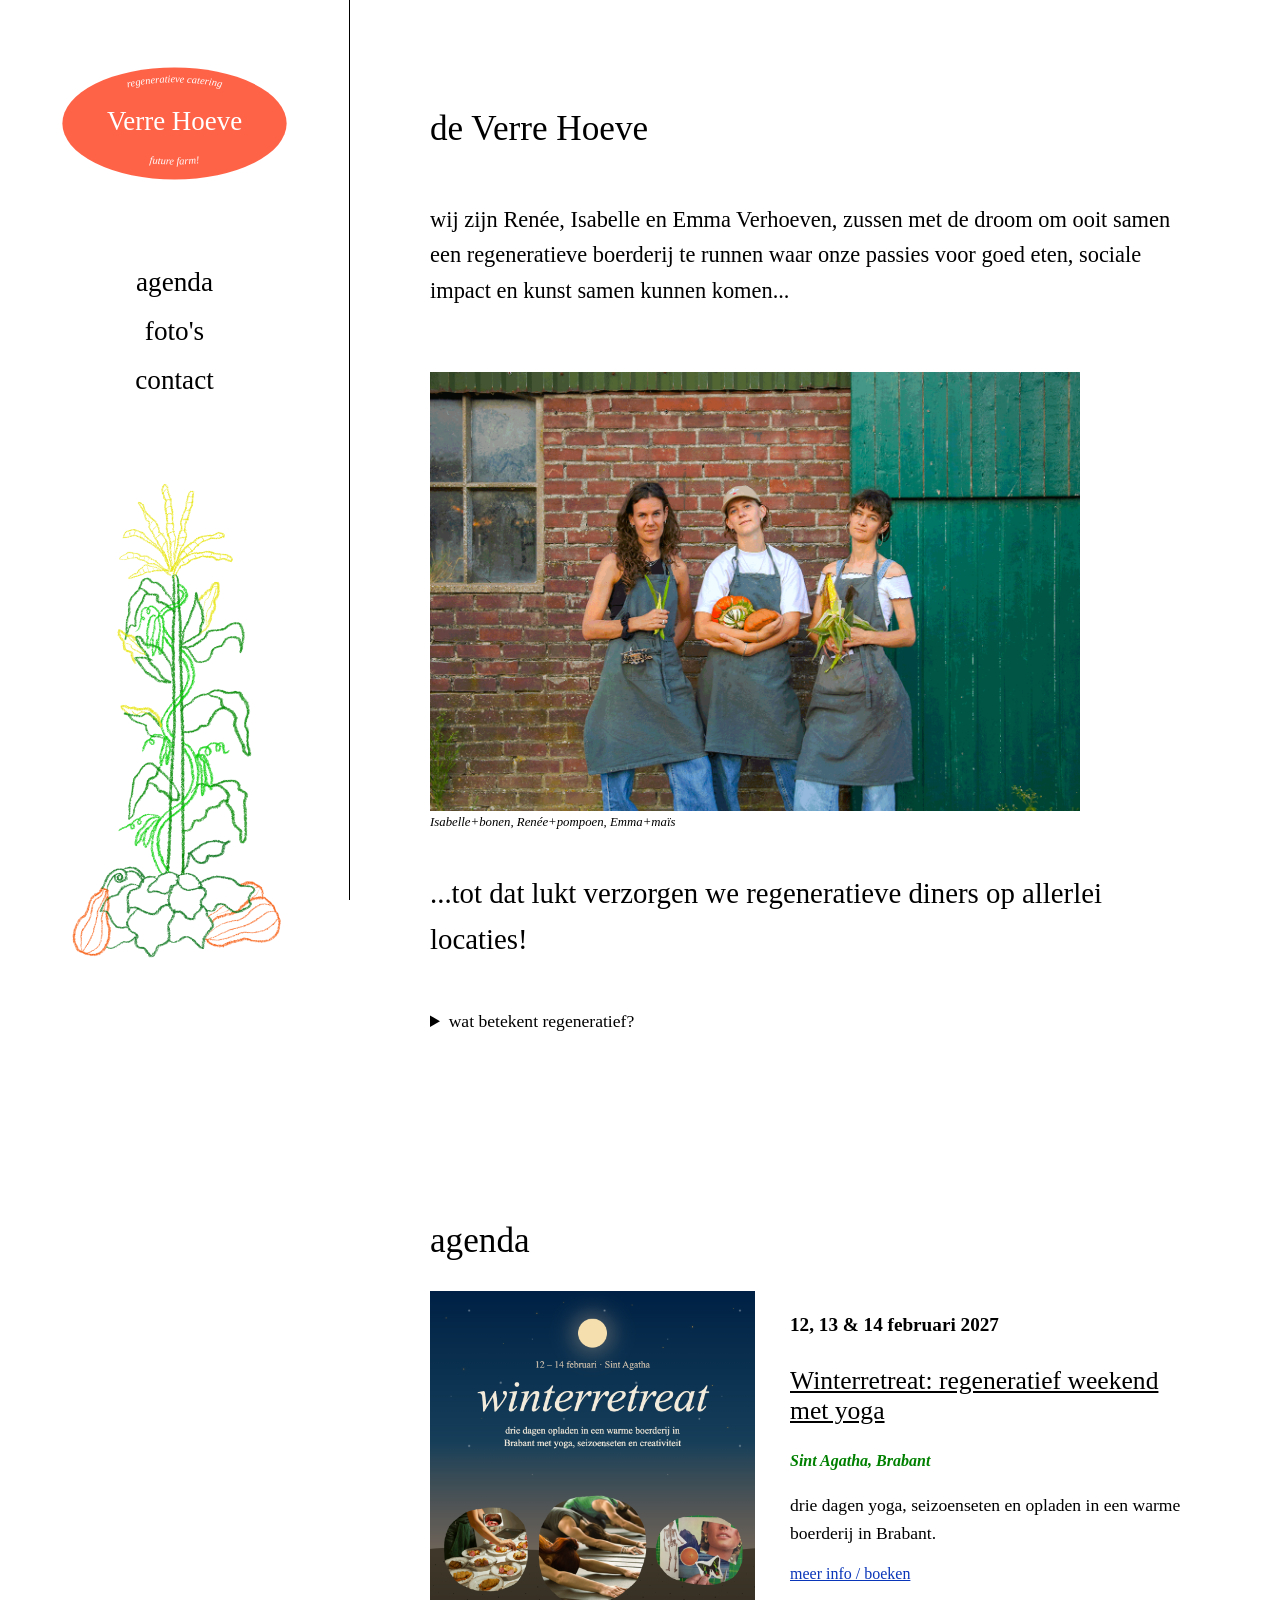
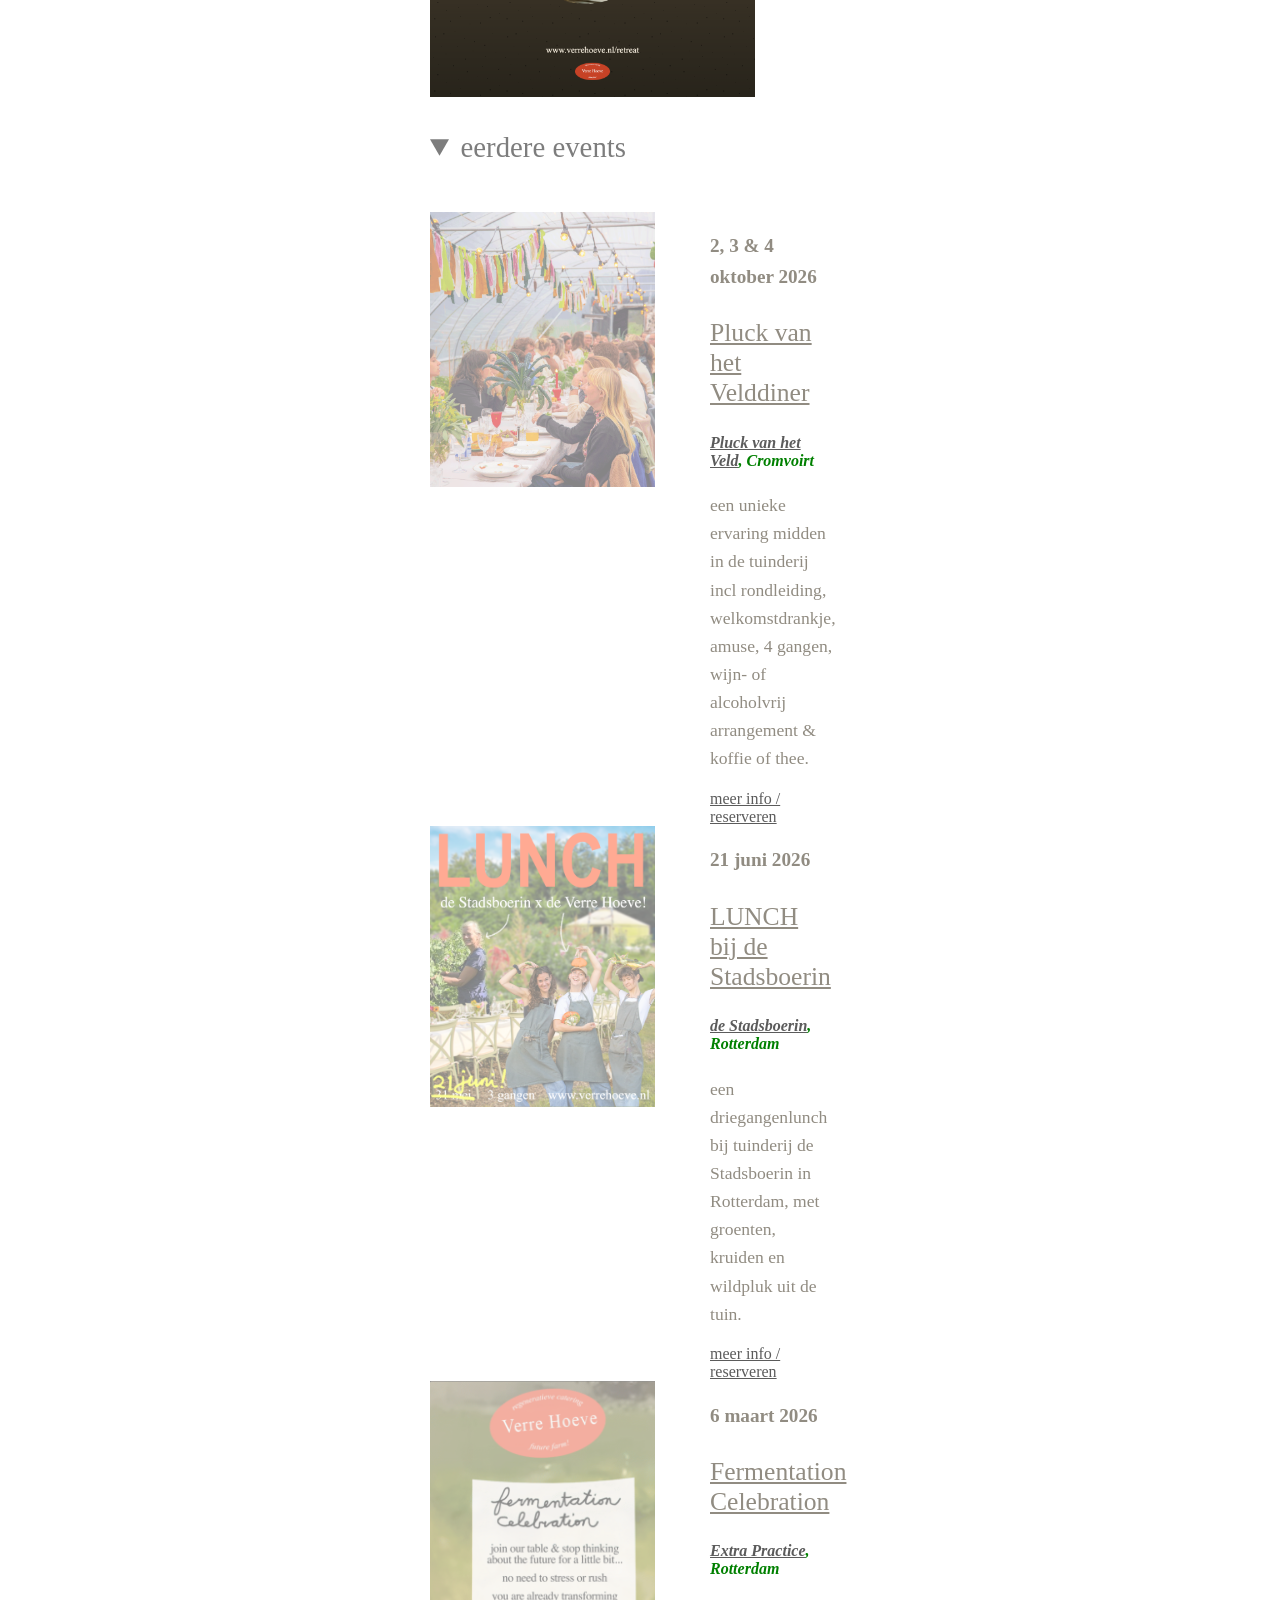
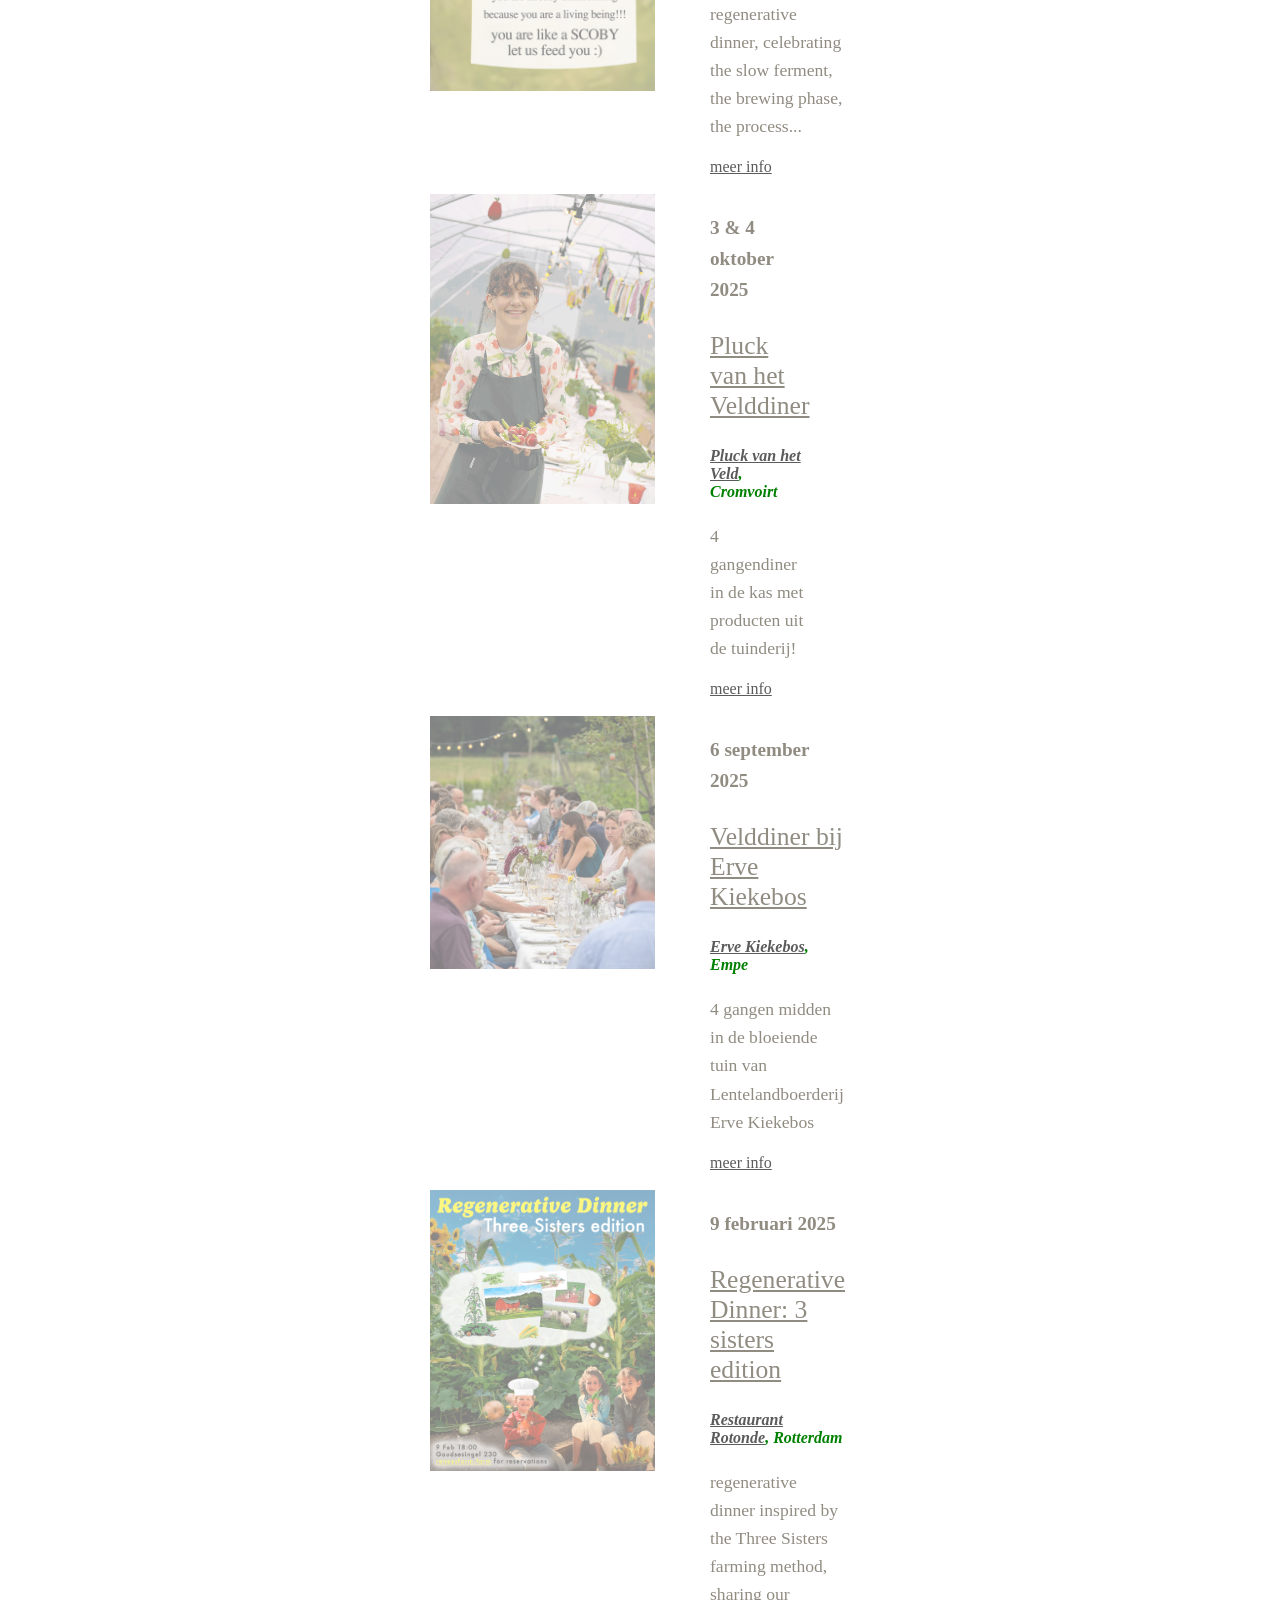
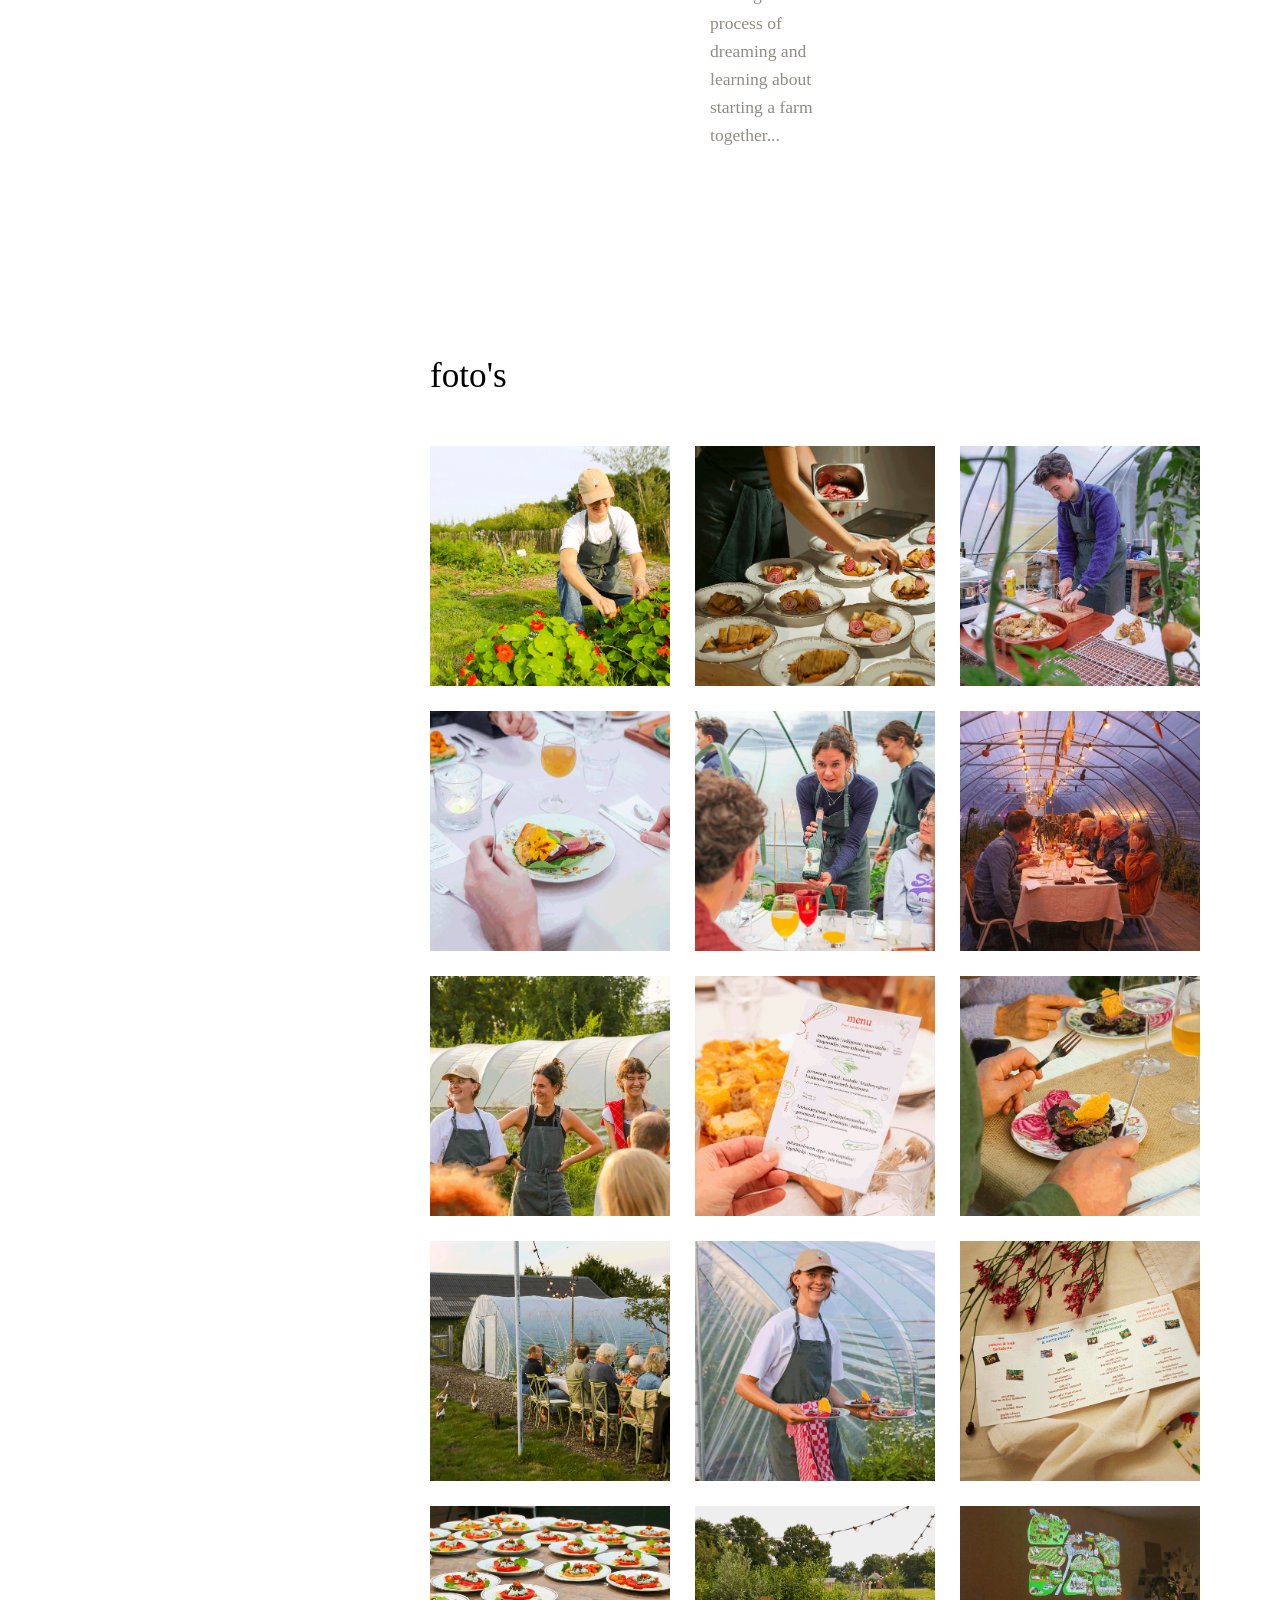
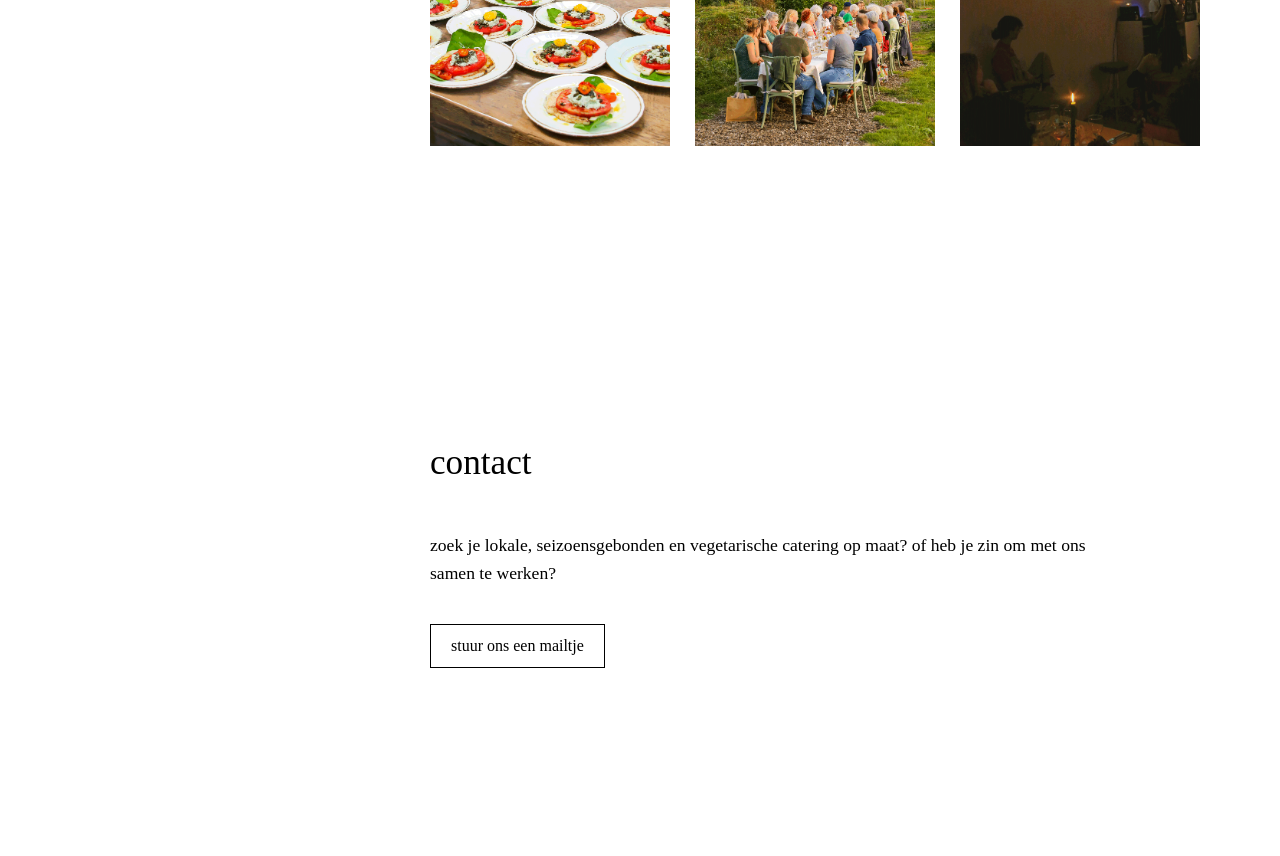
<file: index.html>
<!doctype html>
<html lang="nl">

<head>
    <meta charset="utf-8">
    <meta name="viewport" content="width=device-width,initial-scale=1">
    <title>De Verre Hoeve</title>

    <style>
        html {
            scroll-behavior: smooth;
        }

        * {
            box-sizing: border-box;
        }

        body {
            margin: 0;
            font-family: 'Times New Roman', Times, serif;
            color: black;
            background-color: white;

        }

        a {
            color: rgb(10, 54, 185);
        }




        /* LAYOUT */

        .layout {
            display: flex;
        }

        /* SIDEBAR */

        .sidebar {
            width: 350px;
            height: 100vh;
            position: fixed;
            top: 0;
            left: 0;
            border-right: 1px solid black;
            background-color: white;
            display: flex;
            flex-direction: column;
            justify-content: space-between;

            padding: 30px 25px;
        }

        .sidebar-top {
            display: flex;
            flex-direction: column;
            gap: 50px;
        }

        /* LOGO */

        .logo {
            width: 100%;
            max-width: 300px;
            align-self: center;

        }

        .main-title {
            fill: white;
            font-size: 36px;
            text-anchor: middle;
            dominant-baseline: middle;
        }

        .curve-text {
            fill: white;
            font-style: italic;
            font-size: 14px;
            text-anchor: middle;
        }

        /* MENU */

        nav {
            display: flex;
            flex-direction: column;
            gap: 18px;
        }

        nav a {
            text-decoration: none;
            color: black;
            font-size: 1.7rem;
            text-align: center;
        }

        nav a:hover {
            text-decoration: underline;
        }

        /* SIDEBAR IMAGE */

        .sisters {
            width: 100%;
            max-width: 220px;
            align-self: center;
            margin-top: 80px;
        }


        /* CONTENT */

        .content {
            margin-left: 350px;
            width: calc(100% - 300px);
        }

        section {
            min-height: 70vh;
            padding: 80px 80px;
            display: flex;
            flex-direction: column;
            justify-content: center;
        }

        h1,
        h2,
        h3 {
            font-weight: normal;
        }

        h2 {
            font-size: 2.2rem;
            margin-bottom: 30px;
        }

        p {
            max-width: 700px;
            font-size: 1.1rem;
            line-height: 1.6;
        }

        .caption {

            font-style: italic;
            font-size: 0.8em;
            margin-top: 4px;

        }

        /* HERO */

        .intro {
            font-size: 1.4rem;
            max-width: 750px;
        }

        .hero-image {
            width: 100%;
            max-width: 650px;
            margin-top: 40px;
        }

        .aanbod {
            font-size: 1.8rem;
            margin-top: 40px;
            max-width: 700px;
        }

        /* GALLERY */

        .gallery {
            display: grid;
            grid-template-columns: repeat(3, 1fr);
            gap: 25px;
            margin-top: 20px;
            max-width: 1400px;
            width: 100%
        }

        .gallery img {
            width: 100%;
            display: block;
        }

        /* AGENDA */

        .agenda {
            display: flex;
            flex-direction: column;
            gap: 50px;
        }

        .event {
            display: grid;
            grid-template-columns: 350px 1fr;
            gap: 10px;
            align-items: start;



        }

        .event img {
            width: 100%;
            padding-right: 25px;
        }

        .event-date {
            font-weight: bold;
            font-size: 1.2rem;


        }

        .event-location {
            font-style: italic;
            color: green;
        }


        .event-location a {
            font-style: italic;
            color: green;
        }

        .event-title {
            font-size: 1.6rem;
            text-decoration: underline;
        }

        .past-event {
            display: grid;
            grid-template-columns: 250px 1fr;
            gap: 30px;
            align-items: start;
            color: rgb(145, 140, 130);

        }

        .past-event a {
            color: rgb(91, 91, 91);
        }

        .past-event img {
            width: 100%;
            opacity: 50%;
        }

        .past-event:hover img {
            width: 100%;
            opacity: 100%;
        }

        /* BUTTON */

        .contact-button {
            display: inline-block;
            margin-top: 20px;
            padding: 12px 20px;

            border: 1px solid black;
            max-width: fit-content;
            text-decoration: none;
            color: black;
        }

        .contact-button:hover {
            background: yellow;
        }




        /* DETAILS */

        details {
            margin-top: 20px;
            max-width: 700px;
        }

        summary {
            cursor: pointer;
            font-size: 1.1rem;
        }


        .past-events-toggle {

            font-size: 1.8rem;
            margin-bottom: 30px;
            color: rgb(125, 125, 125);
        }

        /* MOBILE */

        @media (max-width: 900px) {

            .layout {
                flex-direction: column;
            }

            .sidebar {
                position: relative;
                width: 100%;
                height: 50%;

                border-right: none;


                align-items: left;
                text-align: left;

            }

            .sidebar-top {
                align-items: left;
            }

            nav {
                align-items: left;
                gap: 15px;

            }

            nav a {
                text-decoration: underline;
                color: black;
                font-size: 1.3rem;
                text-align: left;
            }

            .logo {

                position: absolute;
                top: 5%;
                right: 1%;
                width: 70%;
            }


            .sisters {
                display: none;

            }



            .content {
                margin-left: 0;
                width: 100%;
            }

            section {
                min-height: auto;
                padding: 20px 30px;
            }

            .gallery {
                grid-template-columns: 1fr;
            }

            .event {
                width: 100%;
                grid-template-columns: 1fr;
                gap: 0px;
                line-height: 1.1em;

            }

            .event img {
                width: 85%;


            }

            .past-event {

                grid-template-columns: 1fr 1fr;
            }

            .intro,
            .aanbod,
            p {
                font-size: 1.1rem;
            }

        }
    </style>
</head>

<body>

    <div class="layout">

        <!-- SIDEBAR -->

        <aside class="sidebar">

            <div class="sidebar-top">

                <!-- SVG LOGO -->

                <svg class="logo" viewBox="0 0 400 250" xmlns="http://www.w3.org/2000/svg">
                    <a href="#over-ons">
                        <defs>
                            <path id="top-arc" d="M70,125 A130,55 0 0,1 330,125" fill="none" />
                            <path id="bottom-arc" d="M70,125 A130,55 0 0,0 330,125" fill="none" />
                        </defs>

                        <ellipse cx="200" cy="125" rx="150" ry="75" fill="tomato" />

                        <text class="curve-text">
                            <textPath href="#top-arc" startOffset="50%">
                                regeneratieve catering
                            </textPath>
                        </text>

                        <text class="main-title" x="200" y="125">
                            Verre Hoeve
                        </text>

                        <text class="curve-text">
                            <textPath href="#bottom-arc" startOffset="50%">
                                future farm!
                            </textPath>
                        </text>
                    </a>
                </svg>

                <!-- MENU -->

                <nav>

                    <a href="#agenda">agenda</a>
                    <a href="#fotos">foto's</a>

                    <a href="#contact">contact</a>
                </nav>

            </div>

            <!-- SISTERS -->

            <img class="sisters" src="3sisters.png" alt=""
                title="De ‘3 sisters’-methode is een oude landbouwmethode waarbij maïs, bonen en pompoen elkaar helpen groeien: de maïs geeft steun, de bonen voeden de bodem en de pompoen houdt de grond bedekt en vochtig.">

        </aside>

        <!-- CONTENT -->

        <main class="content">



            <!-- OVER ONS -->

            <section id="over-ons">

                <h2>de Verre Hoeve</h2>

                <p class="intro">
                    wij zijn Renée, Isabelle en Emma Verhoeven,
                    zussen met de droom om ooit samen een regeneratieve
                    boerderij te runnen waar onze passies voor goed eten,
                    sociale impact en kunst samen kunnen komen...
                </p>

                <img class="hero-image" src="renisabemma.gif " alt="">
                <span class="caption">Isabelle+bonen, Renée+pompoen,
                    Emma+maïs</span>

                <p class="aanbod">
                    ...tot dat lukt verzorgen we regeneratieve diners
                    op allerlei locaties!
                </p>
                <details>
                    <summary>wat betekent regeneratief?</summary>

                    <p>
                        daarmee bedoelen we herstellend of vernieuwend: <a
                            href="https://www.wur.nl/nl/onderzoek/plant/regeneratieve-landbouw">regeneratieve
                            landbouw</a> is een manier van boeren
                        die de bodem, biodiversiteit en gemeenschap herstelt en versterkt
                        in plaats van uitput:&#41;
                    </p>
                </details>

            </section>




            <!-- AGENDA -->

            <section id="agenda">

                <h2>agenda</h2>

                <div class="agenda">


                    <div class="event">

                        <a href="https://verrehoeve.nl/retreat"><img src="events/winterretreat.png" alt=""></a>

                        <div>

                            <p class="event-date">
                                12, 13 & 14 februari 2027
                            </p>

                            <h3 class="event-title">
                                Winterretreat: regeneratief weekend met yoga
                            </h3>
                            <h4 class="event-location">Sint Agatha, Brabant</h4>

                            <p>drie dagen yoga, seizoenseten en opladen in een warme boerderij in Brabant.</p>

                            <a href="https://verrehoeve.nl/retreat">
                                meer info / boeken
                            </a>

                        </div>



                        <details open>
                            <summary class="past-events-toggle">
                                eerdere events
                            </summary>

                            <br>

                            <div class="past-event">

                                <a href="https://pluckvanhetveld.nl/pluck-van-het-velddiner/"><img src="events/pluck2.png"
                                        alt=""></a>

                                <div>

                                    <p class="event-date">
                                        2, 3 & 4 oktober 2026
                                    </p>

                                    <h3 class="event-title">
                                        Pluck van het Velddiner
                                    </h3>
                                    <h4 class="event-location"><a href="https://pluckvanhetveld.nl">Pluck van het
                                            Veld</a>,
                                        Cromvoirt</h4>

                                    <p>
                                        een unieke ervaring midden in de tuinderij incl rondleiding, welkomstdrankje,
                                        amuse,
                                        4
                                        gangen, wijn- of alcoholvrij arrangement & koffie of thee.
                                    </p>

                                    <a href="https://pluckvanhetveld.nl/product/pluck-van-het-velddiner/">
                                        meer info / reserveren
                                    </a>

                                </div>


                            </div>


                            <div class="past-event">

                                <a href="https://forms.gle/A5bH9jakReNKDBUt5"><img src="events/stadsboerin.png" alt=""></a>

                                <div>

                                    <p class="event-date">
                                        21 juni 2026
                                    </p>

                                    <h3 class="event-title">
                                        LUNCH bij de Stadsboerin
                                    </h3>
                                    <h4 class="event-location"><a href="https://stadsboerinrotterdam.nl">de
                                            Stadsboerin</a>,
                                        Rotterdam</h4>

                                    <p>
                                        een driegangenlunch bij tuinderij de Stadsboerin in Rotterdam, met groenten,
                                        kruiden en wildpluk uit de tuin.
                                    </p>

                                    <a href="https://forms.gle/A5bH9jakReNKDBUt5">
                                        meer info / reserveren
                                    </a>

                                </div>


                            </div>


                            <div class="past-event">

                                <img src="events/RD2.png" alt="">

                                <div>

                                    <p class="event-date">
                                        6 maart 2026
                                    </p>

                                    <h3 class="event-title">
                                        Fermentation Celebration
                                    </h3>
                                    <h4 class="event-location"><a href="extrapractice.space">Extra Practice</a>,
                                        Rotterdam
                                    </h4>

                                    <p>
                                        regenerative dinner, celebrating the slow ferment, the brewing phase, the
                                        process...
                                    </p>

                                    <a href="https://forms.gle/3oNkz6Zri4gVDaki9">
                                        meer info
                                    </a>

                                </div>

                            </div>

                            <br>
                            <div class="past-event">

                                <img src="events/pluck1.png" alt="">

                                <div>

                                    <p class="event-date">
                                        3 & 4 oktober 2025
                                    </p>

                                    <h3 class="event-title">
                                        Pluck van het Velddiner
                                    </h3>

                                    <h4 class="event-location"><a href="https://pluckvanhetveld.nl">Pluck van het
                                            Veld</a>,
                                        Cromvoirt</h4>

                                    <p>
                                        4 gangendiner in de kas met producten uit de tuinderij!
                                    </p>

                                    <a href="https://pluckvanhetveld.nl/pluck-van-het-velddiner/">
                                        meer info
                                    </a>

                                </div>

                            </div>

                            <br>
                            <div class="past-event">

                                <img src="events/ervekiek.png" alt="">

                                <div>

                                    <p class="event-date">
                                        6 september 2025
                                    </p>

                                    <h3 class="event-title">
                                        Velddiner bij Erve Kiekebos
                                    </h3>

                                    <h4 class="event-location"><a href="https://ervekiekebos.nl/agenda/">Erve
                                            Kiekebos</a>,
                                        Empe</h4>

                                    <p>
                                        4 gangen midden in de bloeiende tuin van Lentelandboerderij Erve Kiekebos
                                    </p>

                                    <a href="https://forms.gle/3oNkz6Zri4gVDaki9">
                                        meer info
                                    </a>

                                </div>

                            </div>

                            <br>
                            <div class="past-event">

                                <img src="events/3sisdinner.png" alt="">

                                <div>

                                    <p class="event-date">
                                        9 februari 2025
                                    </p>

                                    <h3 class="event-title">
                                        Regenerative Dinner: 3 sisters edition
                                    </h3>
                                    <h4 class="event-location"><a href="https://restaurantrotonde.nl">Restaurant
                                            Rotonde</a>, Rotterdam</h4>

                                    <p>
                                        regenerative dinner inspired by the Three Sisters farming method, sharing our
                                        process of
                                        dreaming and learning about starting a farm together...
                                    </p>



                                </div>

                            </div>




                    </div>
                    </details>





            </section>

            <!-- FOTO'S -->

            <section id="fotos">

                <h2>foto's</h2>

                <div class="gallery">

                    <img src="/fotos/foto13.png" alt="">
                    <img src="/fotos/foto3.png" alt="">
                    <img src="/fotos/foto4.png" alt="">
                    <img src="/fotos/foto5.png" alt="">
                    <img src="/fotos/foto6.png" alt="">
                    <img src="/fotos/foto7.png" alt="">
                    <img src="/fotos/foto11.png" alt="">
                    <img src="/fotos/foto8.png" alt="">
                    <img src="/fotos/foto9.png" alt="">
                    <img src="/fotos/foto10.png" alt="">
                    <img src="/fotos/foto15.png" alt="">
                    <img src="/fotos/foto1.png" alt="">
                    <img src="/fotos/foto12.png" alt="">
                    <img src="/fotos/foto14.png" alt="">
                    <img src="/fotos/foto2.png" alt="">








                </div>

            </section>



            <!-- CONTACT -->

            <section id="contact">

                <h2>contact</h2>

                <p>
                    zoek je lokale, seizoensgebonden en vegetarische catering op maat?
                    of heb je zin om met ons samen te werken?
                </p>

                <a class="contact-button" href="mailto:reneesfarm.events@gmail.com">
                    stuur ons een mailtje
                </a>

            </section>

        </main>

    </div>


</body>

</html>
</file>
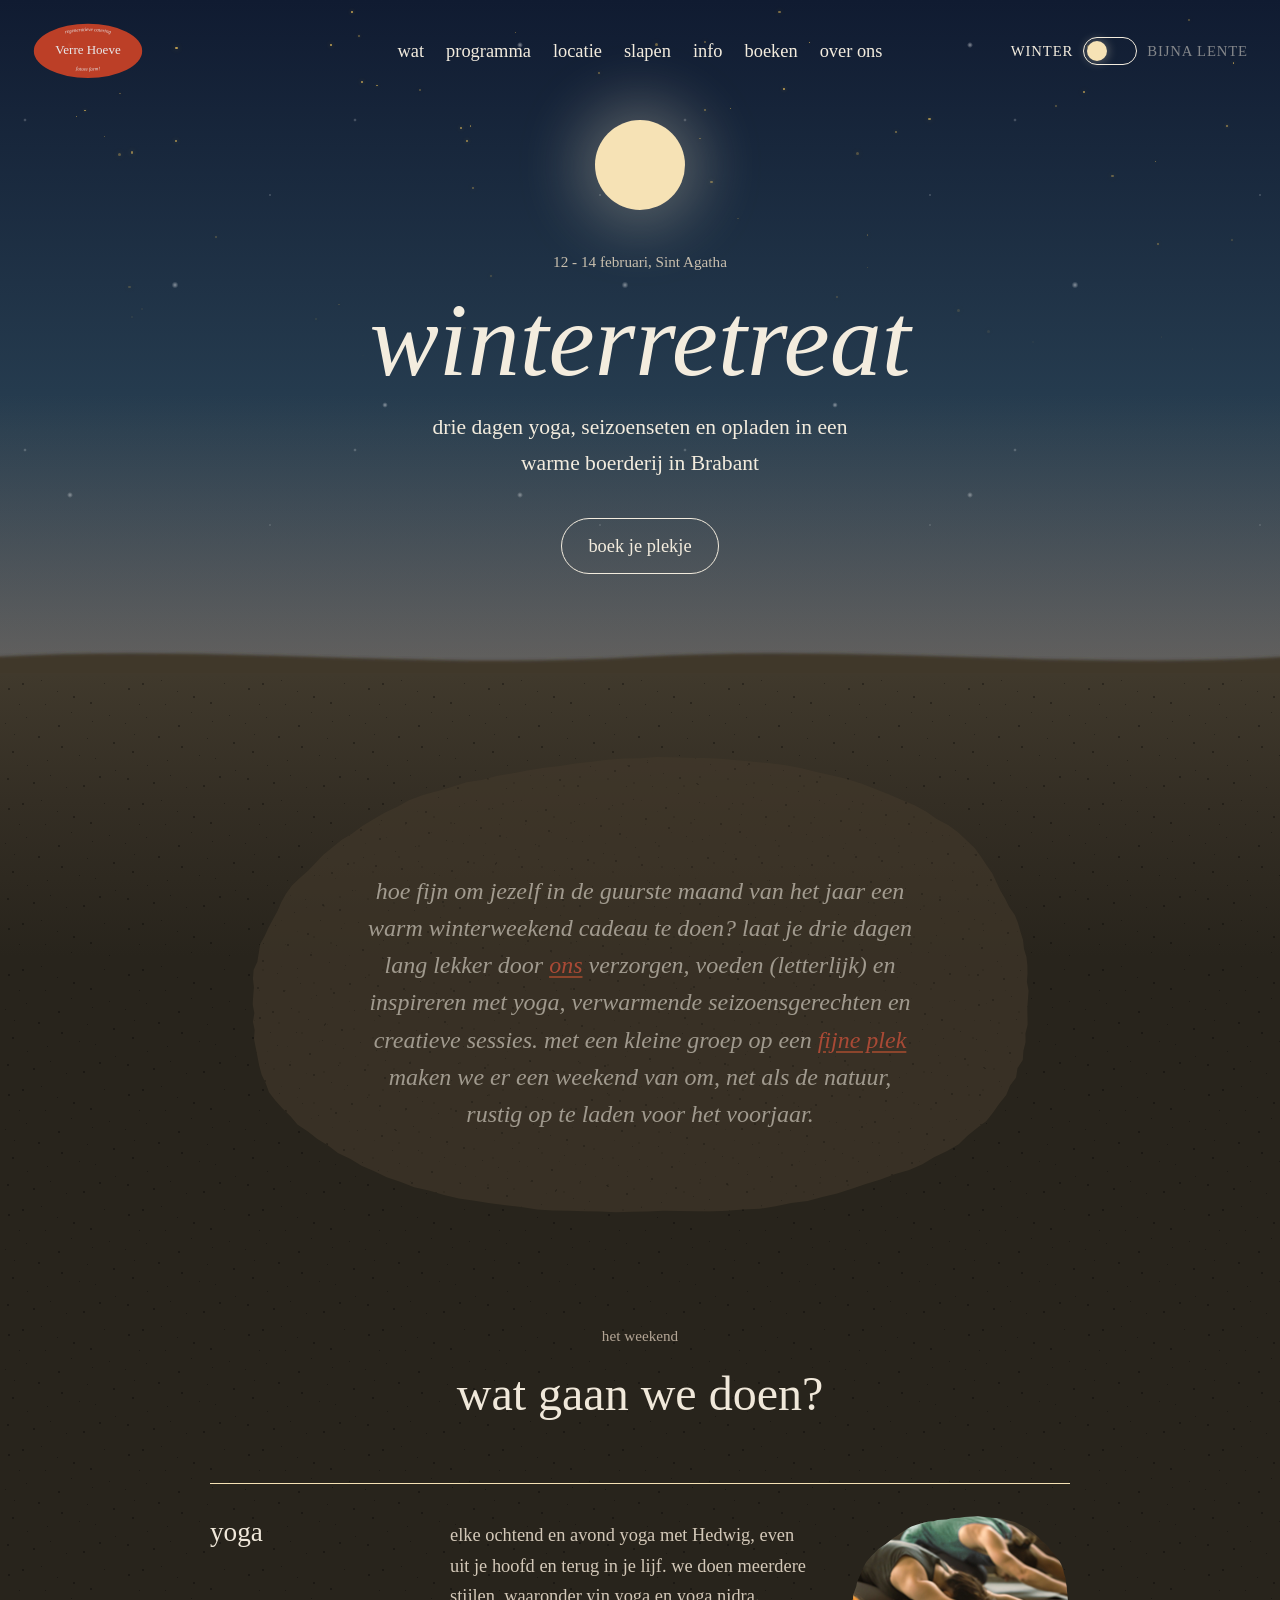
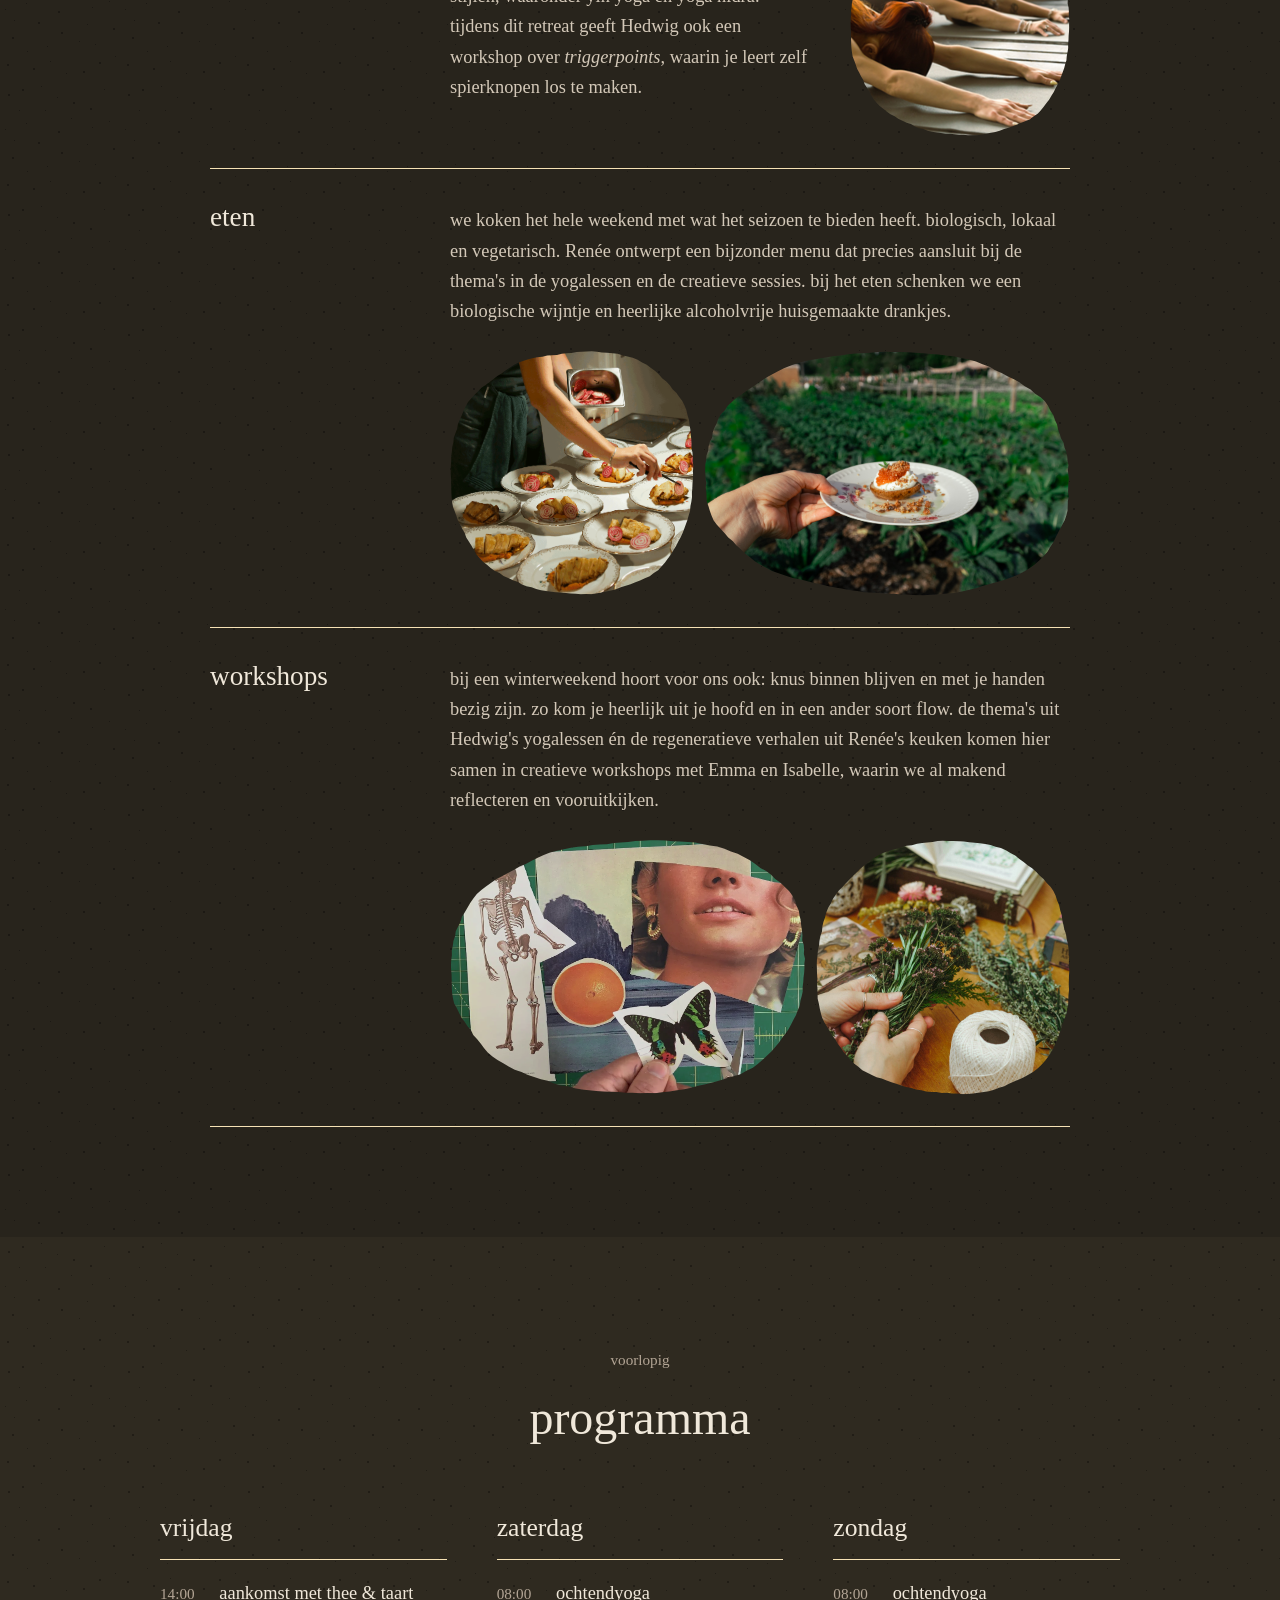
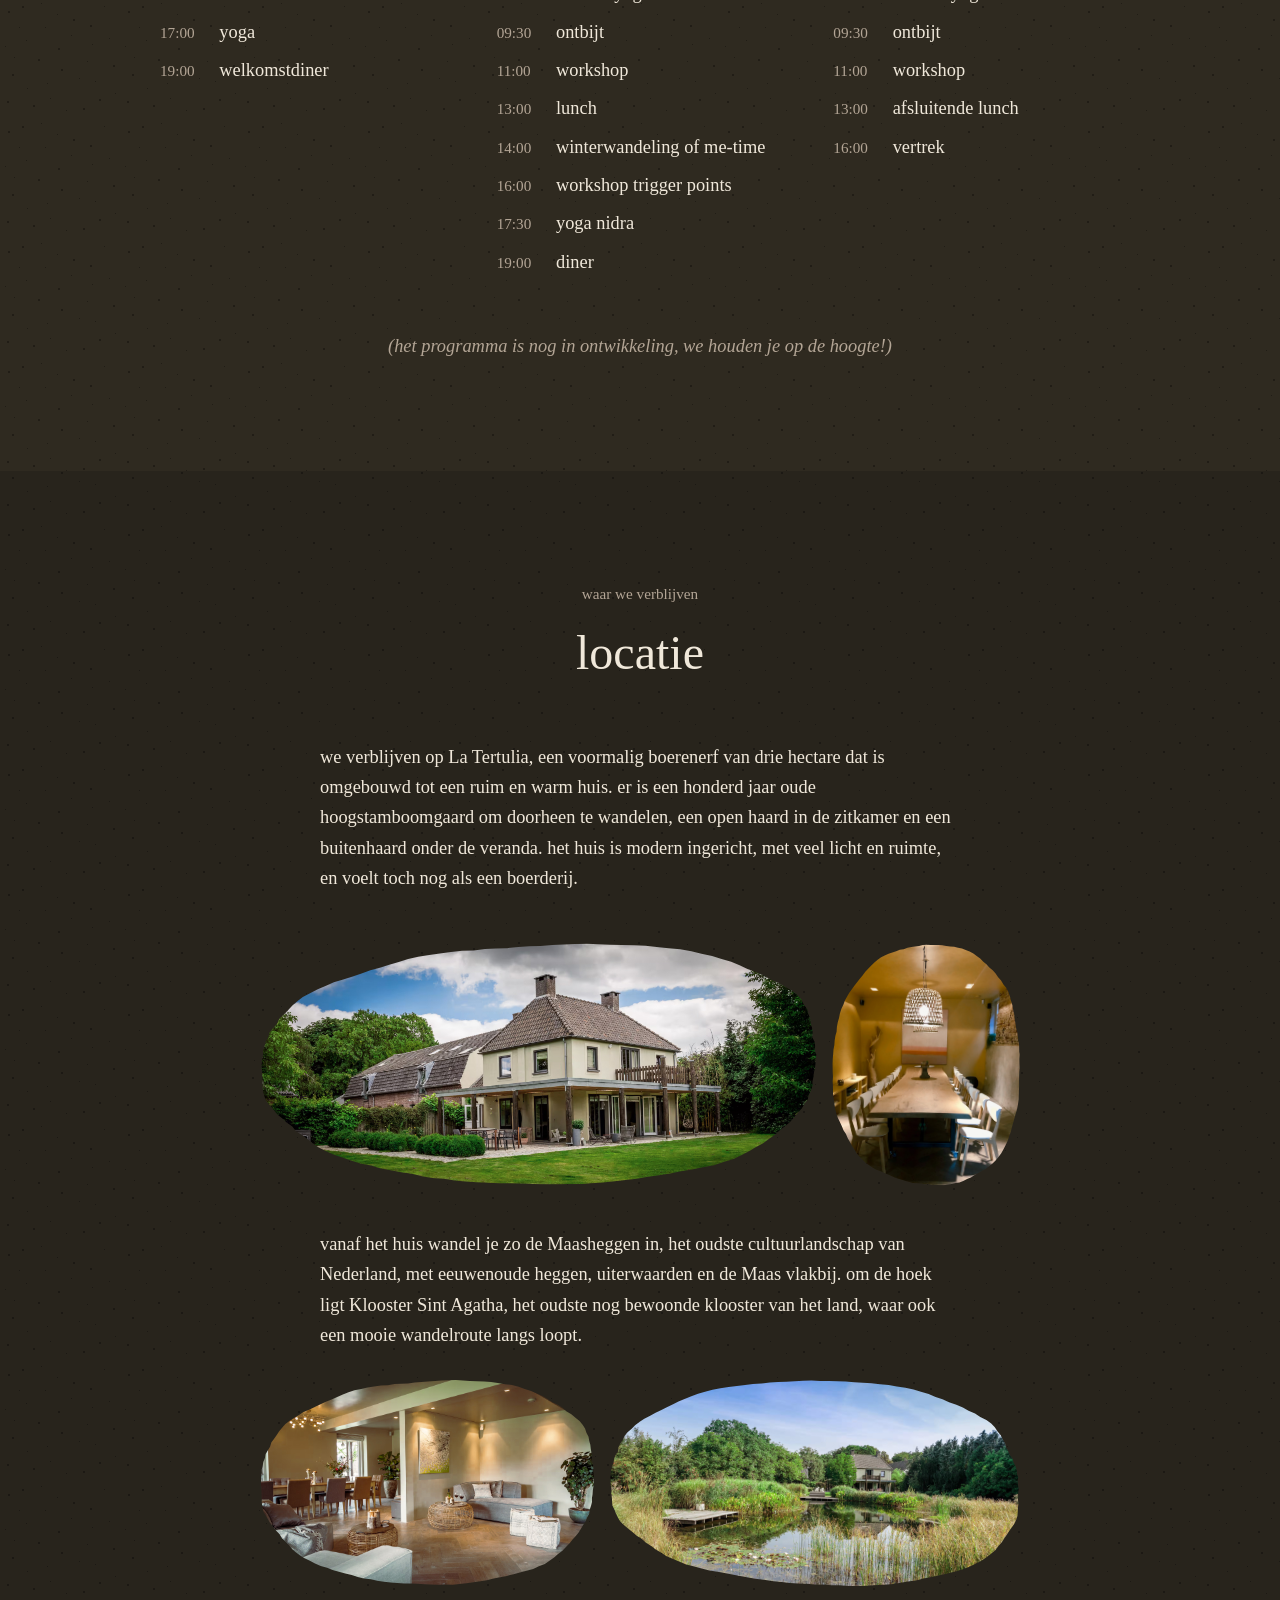
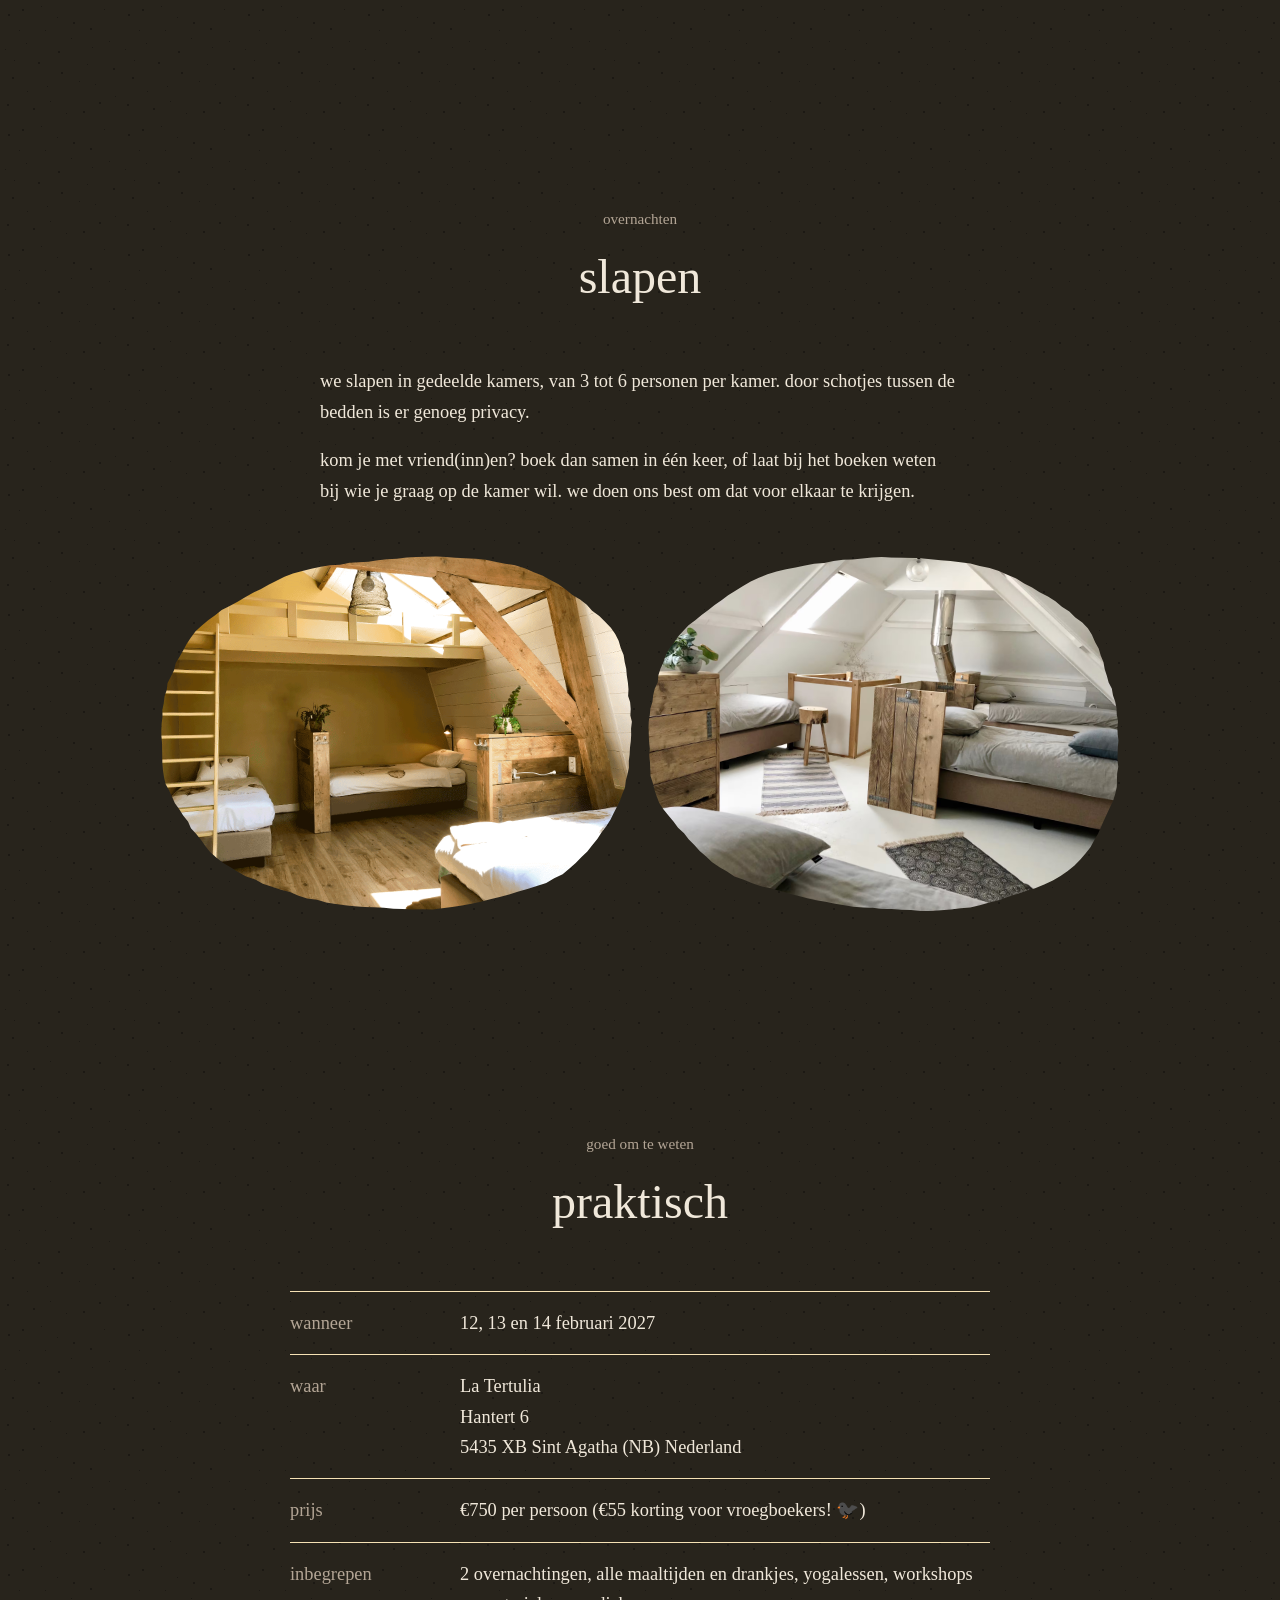
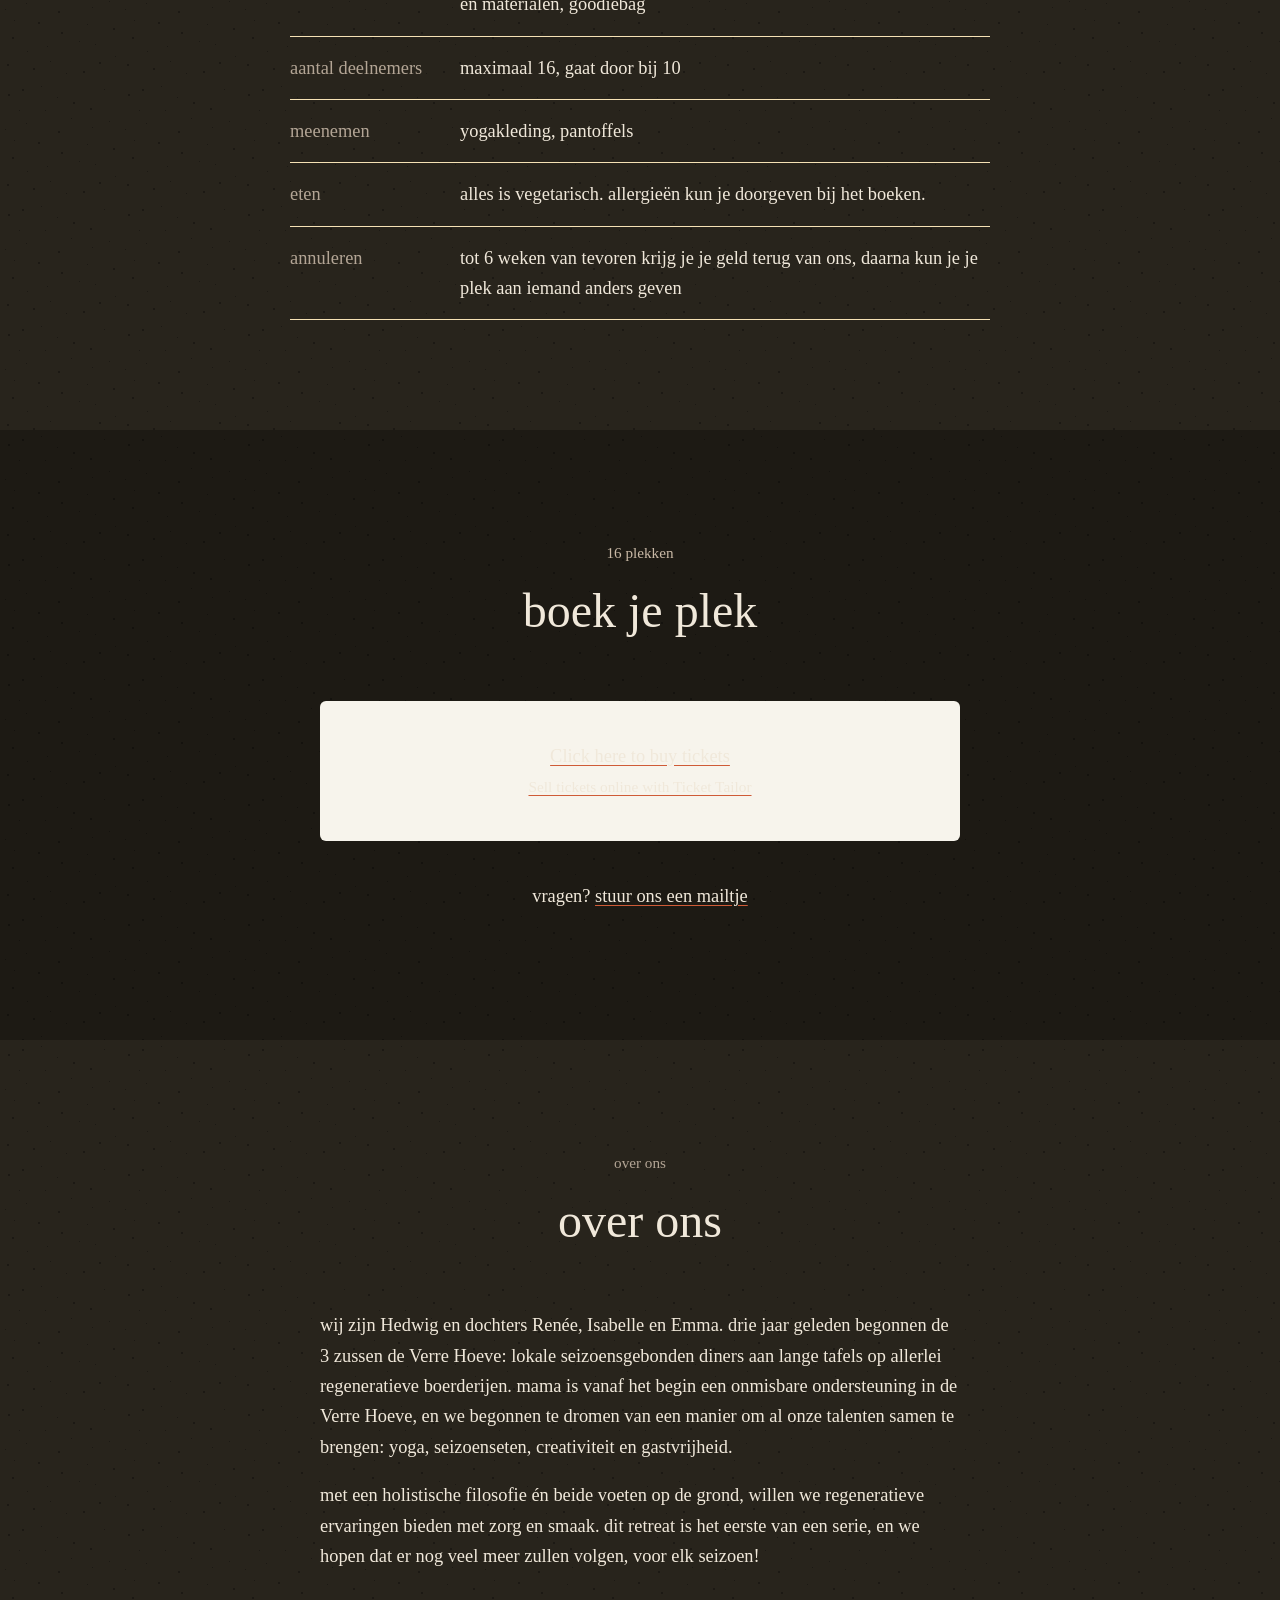
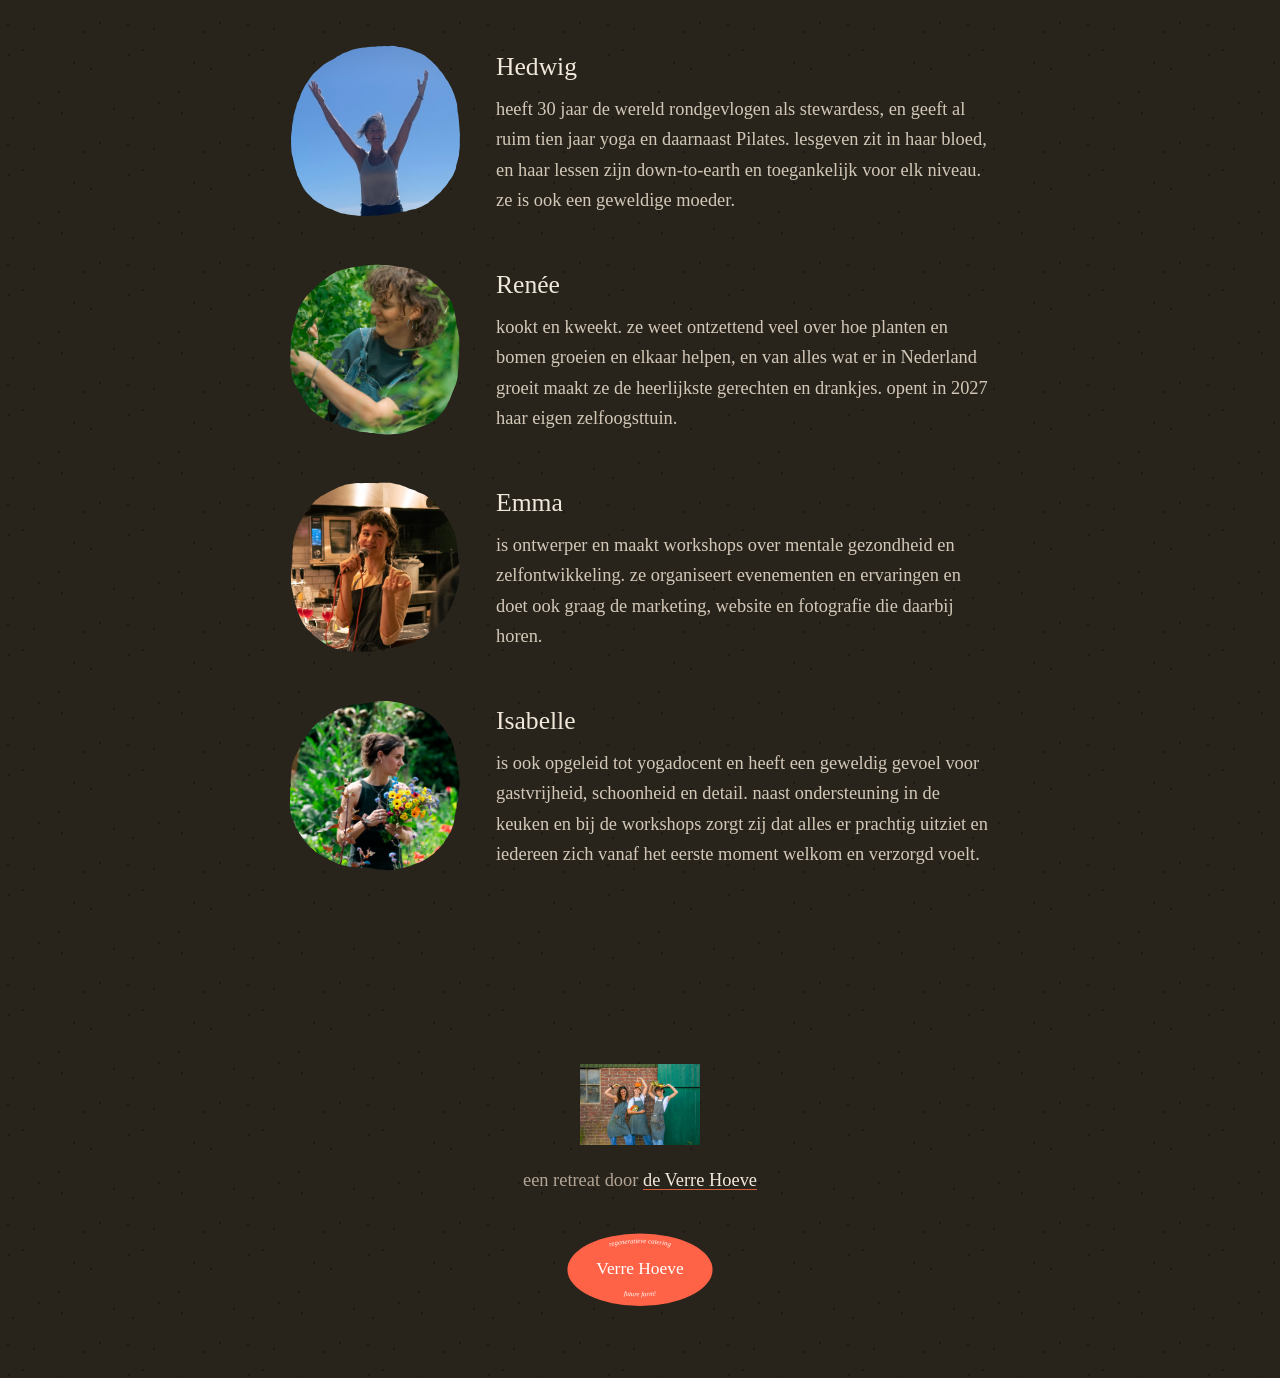
<file: retreat.html>
<!DOCTYPE html>
<html lang="nl">

<head>
    <meta charset="utf-8">
    <meta name="viewport" content="width=device-width,initial-scale=1">
    <title>winterretreat · de Verre Hoeve</title>
    <meta name="description"
        content="een winterweekend met yoga, regeneratief eten en creatieve workshops, met de zussen van De Verre Hoeve.">
    <link rel="stylesheet" href="retreat.css?v=8">
    <script>
        try {
            if (localStorage.getItem('retreat-thema') === 'lente') {
                document.documentElement.dataset.thema = 'lente';
            }
        } catch (e) { }
    </script>
</head>

<body>
    <svg width="0" height="0" style="position: absolute" aria-hidden="true">
        <defs>
            <clipPath id="knip-1" clipPathUnits="objectBoundingBox">
                <path
                    d="M0.997,0.508 L0.997,0.528 L0.998,0.547 L0.996,0.567 L0.995,0.587 L0.994,0.607 L0.992,0.628 L0.988,0.647 L0.986,0.668 L0.980,0.687 L0.974,0.707 L0.967,0.726 L0.963,0.747 L0.954,0.765 L0.945,0.784 L0.933,0.801 L0.920,0.817 L0.908,0.833 L0.895,0.849 L0.880,0.863 L0.867,0.879 L0.851,0.891 L0.835,0.904 L0.821,0.918 L0.803,0.928 L0.788,0.941 L0.770,0.949 L0.752,0.958 L0.733,0.964 L0.714,0.970 L0.694,0.973 L0.675,0.976 L0.656,0.982 L0.637,0.982 L0.618,0.986 L0.599,0.986 L0.581,0.991 L0.562,0.993 L0.544,0.994 L0.525,0.996 L0.506,0.996 L0.488,0.998 L0.469,0.996 L0.450,0.997 L0.431,0.997 L0.412,0.994 L0.392,0.995 L0.373,0.993 L0.354,0.989 L0.335,0.986 L0.315,0.982 L0.296,0.977 L0.275,0.973 L0.257,0.964 L0.239,0.956 L0.221,0.947 L0.201,0.939 L0.183,0.929 L0.166,0.917 L0.148,0.905 L0.131,0.893 L0.115,0.880 L0.101,0.864 L0.086,0.848 L0.073,0.831 L0.062,0.813 L0.053,0.793 L0.045,0.773 L0.037,0.753 L0.029,0.734 L0.025,0.712 L0.019,0.692 L0.016,0.672 L0.012,0.651 L0.009,0.630 L0.004,0.610 L0.003,0.590 L0.003,0.569 L0.003,0.548 L0.004,0.528 L0.005,0.508 L0.008,0.488 L0.012,0.468 L0.014,0.448 L0.018,0.428 L0.023,0.409 L0.026,0.389 L0.032,0.370 L0.038,0.352 L0.045,0.333 L0.050,0.314 L0.060,0.297 L0.069,0.279 L0.076,0.260 L0.085,0.243 L0.095,0.226 L0.105,0.208 L0.118,0.193 L0.129,0.177 L0.141,0.161 L0.154,0.146 L0.169,0.133 L0.185,0.121 L0.200,0.109 L0.216,0.097 L0.232,0.087 L0.250,0.078 L0.267,0.069 L0.285,0.061 L0.301,0.050 L0.319,0.043 L0.336,0.034 L0.355,0.029 L0.373,0.022 L0.391,0.016 L0.410,0.012 L0.429,0.009 L0.449,0.007 L0.468,0.007 L0.487,0.005 L0.506,0.004 L0.526,0.005 L0.545,0.003 L0.564,0.004 L0.584,0.003 L0.604,0.006 L0.624,0.005 L0.644,0.007 L0.663,0.014 L0.683,0.016 L0.702,0.021 L0.722,0.027 L0.741,0.035 L0.759,0.044 L0.778,0.052 L0.797,0.060 L0.815,0.072 L0.830,0.086 L0.846,0.100 L0.860,0.114 L0.874,0.130 L0.888,0.146 L0.899,0.163 L0.912,0.179 L0.923,0.197 L0.932,0.215 L0.944,0.232 L0.953,0.251 L0.962,0.269 L0.969,0.289 L0.976,0.308 L0.981,0.328 L0.986,0.348 L0.990,0.368 L0.991,0.388 L0.991,0.409 L0.994,0.428 L0.995,0.448 L0.996,0.468 L0.997,0.488 Z" />
            </clipPath>
            <clipPath id="knip-2" clipPathUnits="objectBoundingBox">
                <path
                    d="M0.997,0.503 L0.996,0.522 L0.996,0.540 L0.996,0.558 L0.998,0.577 L0.996,0.596 L0.996,0.615 L0.996,0.634 L0.993,0.654 L0.989,0.673 L0.983,0.691 L0.977,0.709 L0.971,0.728 L0.965,0.747 L0.959,0.767 L0.951,0.786 L0.944,0.805 L0.934,0.823 L0.923,0.841 L0.911,0.858 L0.897,0.874 L0.882,0.889 L0.866,0.902 L0.848,0.914 L0.829,0.925 L0.810,0.934 L0.791,0.943 L0.771,0.952 L0.753,0.962 L0.733,0.969 L0.713,0.977 L0.693,0.984 L0.673,0.987 L0.652,0.991 L0.631,0.994 L0.610,0.997 L0.589,0.998 L0.568,0.996 L0.548,0.996 L0.527,0.994 L0.507,0.995 L0.487,0.992 L0.467,0.992 L0.446,0.991 L0.427,0.987 L0.407,0.984 L0.387,0.979 L0.367,0.975 L0.348,0.970 L0.328,0.964 L0.309,0.958 L0.290,0.952 L0.270,0.945 L0.250,0.940 L0.231,0.932 L0.213,0.923 L0.193,0.914 L0.177,0.901 L0.161,0.889 L0.145,0.876 L0.132,0.860 L0.118,0.845 L0.107,0.829 L0.094,0.813 L0.084,0.796 L0.071,0.781 L0.061,0.764 L0.050,0.747 L0.039,0.730 L0.030,0.713 L0.024,0.694 L0.019,0.675 L0.015,0.656 L0.010,0.637 L0.009,0.617 L0.008,0.598 L0.006,0.579 L0.007,0.560 L0.005,0.541 L0.004,0.522 L0.003,0.503 L0.003,0.485 L0.005,0.466 L0.006,0.447 L0.010,0.428 L0.011,0.410 L0.014,0.391 L0.020,0.373 L0.021,0.353 L0.025,0.334 L0.031,0.316 L0.035,0.297 L0.042,0.278 L0.052,0.261 L0.060,0.243 L0.071,0.226 L0.082,0.210 L0.096,0.195 L0.109,0.180 L0.123,0.165 L0.136,0.151 L0.151,0.136 L0.164,0.122 L0.180,0.108 L0.195,0.095 L0.211,0.082 L0.228,0.071 L0.246,0.060 L0.265,0.052 L0.285,0.045 L0.305,0.039 L0.325,0.033 L0.344,0.027 L0.365,0.024 L0.385,0.018 L0.405,0.014 L0.425,0.012 L0.446,0.009 L0.466,0.005 L0.486,0.003 L0.507,0.004 L0.528,0.003 L0.549,0.003 L0.569,0.004 L0.590,0.006 L0.611,0.008 L0.632,0.009 L0.653,0.012 L0.674,0.015 L0.694,0.021 L0.715,0.026 L0.735,0.034 L0.753,0.044 L0.772,0.054 L0.789,0.067 L0.806,0.078 L0.822,0.091 L0.840,0.102 L0.856,0.115 L0.870,0.130 L0.886,0.143 L0.899,0.159 L0.914,0.173 L0.926,0.189 L0.935,0.207 L0.942,0.227 L0.950,0.245 L0.955,0.265 L0.961,0.283 L0.964,0.303 L0.969,0.322 L0.973,0.340 L0.980,0.357 L0.983,0.376 L0.988,0.394 L0.991,0.412 L0.992,0.430 L0.995,0.448 L0.994,0.467 L0.995,0.485 Z" />
            </clipPath>
            <clipPath id="knip-3" clipPathUnits="objectBoundingBox">
                <path
                    d="M0.995,0.500 L0.996,0.521 L0.998,0.542 L0.997,0.563 L0.994,0.583 L0.990,0.604 L0.985,0.624 L0.979,0.643 L0.973,0.663 L0.966,0.682 L0.959,0.702 L0.951,0.721 L0.943,0.740 L0.933,0.758 L0.924,0.776 L0.915,0.794 L0.902,0.811 L0.890,0.827 L0.874,0.840 L0.860,0.854 L0.845,0.868 L0.830,0.881 L0.813,0.891 L0.798,0.904 L0.781,0.914 L0.765,0.924 L0.748,0.935 L0.730,0.941 L0.713,0.951 L0.694,0.955 L0.676,0.960 L0.657,0.963 L0.639,0.968 L0.621,0.973 L0.602,0.974 L0.585,0.979 L0.567,0.983 L0.548,0.987 L0.530,0.990 L0.512,0.994 L0.493,0.996 L0.475,0.997 L0.456,0.998 L0.437,0.995 L0.418,0.997 L0.399,0.995 L0.380,0.992 L0.361,0.992 L0.341,0.990 L0.322,0.987 L0.302,0.984 L0.282,0.979 L0.262,0.975 L0.242,0.968 L0.223,0.960 L0.205,0.950 L0.188,0.940 L0.172,0.927 L0.155,0.914 L0.138,0.901 L0.123,0.887 L0.109,0.871 L0.095,0.856 L0.080,0.841 L0.069,0.822 L0.059,0.804 L0.051,0.784 L0.043,0.764 L0.036,0.744 L0.030,0.723 L0.025,0.703 L0.022,0.682 L0.015,0.663 L0.013,0.642 L0.009,0.622 L0.005,0.602 L0.003,0.582 L0.004,0.561 L0.003,0.541 L0.006,0.520 L0.006,0.500 L0.011,0.481 L0.012,0.461 L0.014,0.441 L0.016,0.421 L0.018,0.402 L0.019,0.382 L0.023,0.362 L0.023,0.341 L0.029,0.321 L0.034,0.302 L0.041,0.283 L0.048,0.264 L0.056,0.245 L0.066,0.227 L0.077,0.210 L0.087,0.192 L0.097,0.174 L0.110,0.158 L0.121,0.141 L0.134,0.125 L0.149,0.112 L0.163,0.097 L0.180,0.085 L0.196,0.073 L0.215,0.065 L0.232,0.055 L0.250,0.047 L0.268,0.039 L0.286,0.031 L0.304,0.023 L0.323,0.017 L0.341,0.010 L0.360,0.008 L0.380,0.006 L0.398,0.003 L0.418,0.003 L0.437,0.005 L0.456,0.004 L0.475,0.005 L0.493,0.006 L0.512,0.006 L0.530,0.008 L0.549,0.006 L0.568,0.007 L0.587,0.007 L0.607,0.008 L0.625,0.013 L0.644,0.018 L0.662,0.022 L0.681,0.029 L0.698,0.036 L0.716,0.045 L0.734,0.052 L0.752,0.059 L0.769,0.069 L0.788,0.077 L0.806,0.086 L0.822,0.098 L0.838,0.112 L0.852,0.126 L0.868,0.139 L0.881,0.155 L0.893,0.171 L0.906,0.187 L0.919,0.203 L0.930,0.221 L0.941,0.239 L0.950,0.258 L0.960,0.276 L0.966,0.296 L0.975,0.315 L0.979,0.336 L0.983,0.356 L0.986,0.377 L0.986,0.398 L0.990,0.418 L0.991,0.439 L0.991,0.460 L0.995,0.480 Z" />
            </clipPath>
            <clipPath id="knip-4" clipPathUnits="objectBoundingBox">
                <path
                    d="M0.995,0.507 L0.995,0.527 L0.991,0.547 L0.990,0.567 L0.986,0.586 L0.986,0.606 L0.983,0.626 L0.980,0.646 L0.978,0.667 L0.976,0.687 L0.973,0.708 L0.967,0.728 L0.961,0.748 L0.950,0.766 L0.942,0.785 L0.930,0.802 L0.921,0.821 L0.908,0.837 L0.896,0.854 L0.880,0.868 L0.868,0.884 L0.851,0.897 L0.836,0.910 L0.819,0.921 L0.802,0.932 L0.784,0.942 L0.765,0.949 L0.747,0.957 L0.729,0.965 L0.710,0.972 L0.692,0.977 L0.673,0.983 L0.654,0.987 L0.636,0.993 L0.617,0.995 L0.598,0.998 L0.579,0.997 L0.559,0.995 L0.541,0.995 L0.522,0.993 L0.504,0.990 L0.485,0.989 L0.467,0.987 L0.449,0.988 L0.430,0.988 L0.411,0.988 L0.392,0.989 L0.373,0.988 L0.354,0.984 L0.335,0.981 L0.316,0.977 L0.298,0.970 L0.280,0.963 L0.261,0.956 L0.244,0.947 L0.226,0.938 L0.207,0.930 L0.189,0.921 L0.171,0.911 L0.156,0.897 L0.138,0.886 L0.124,0.871 L0.110,0.855 L0.096,0.840 L0.083,0.824 L0.070,0.807 L0.060,0.788 L0.047,0.772 L0.039,0.752 L0.030,0.733 L0.021,0.714 L0.013,0.695 L0.009,0.674 L0.006,0.652 L0.006,0.631 L0.005,0.610 L0.005,0.589 L0.004,0.568 L0.003,0.548 L0.006,0.527 L0.003,0.507 L0.003,0.487 L0.004,0.466 L0.005,0.446 L0.004,0.425 L0.008,0.405 L0.012,0.385 L0.019,0.365 L0.027,0.346 L0.036,0.328 L0.044,0.310 L0.051,0.291 L0.059,0.272 L0.071,0.256 L0.079,0.237 L0.090,0.221 L0.101,0.204 L0.112,0.187 L0.124,0.171 L0.139,0.157 L0.153,0.143 L0.169,0.132 L0.184,0.120 L0.199,0.107 L0.215,0.095 L0.231,0.084 L0.247,0.074 L0.264,0.063 L0.282,0.057 L0.301,0.051 L0.319,0.044 L0.337,0.038 L0.355,0.034 L0.375,0.033 L0.393,0.028 L0.411,0.025 L0.430,0.022 L0.448,0.017 L0.466,0.012 L0.485,0.008 L0.504,0.005 L0.523,0.003 L0.542,0.003 L0.561,0.004 L0.580,0.005 L0.600,0.007 L0.619,0.010 L0.638,0.013 L0.657,0.017 L0.676,0.023 L0.695,0.027 L0.716,0.030 L0.734,0.038 L0.754,0.043 L0.772,0.053 L0.790,0.062 L0.808,0.073 L0.825,0.085 L0.840,0.098 L0.856,0.112 L0.871,0.127 L0.883,0.143 L0.897,0.159 L0.909,0.176 L0.921,0.193 L0.933,0.210 L0.941,0.229 L0.949,0.249 L0.954,0.269 L0.961,0.289 L0.965,0.309 L0.971,0.328 L0.974,0.348 L0.981,0.367 L0.985,0.387 L0.990,0.407 L0.992,0.427 L0.996,0.447 L0.998,0.467 L0.997,0.487 Z" />
            </clipPath>
            <clipPath id="knip-5" clipPathUnits="objectBoundingBox">
                <path
                    d="M0.996,0.498 L0.996,0.516 L0.995,0.534 L0.993,0.552 L0.992,0.571 L0.990,0.589 L0.990,0.608 L0.987,0.626 L0.983,0.644 L0.981,0.664 L0.975,0.682 L0.970,0.700 L0.963,0.718 L0.956,0.736 L0.949,0.754 L0.940,0.772 L0.930,0.789 L0.921,0.807 L0.910,0.824 L0.899,0.842 L0.886,0.858 L0.874,0.874 L0.860,0.890 L0.846,0.905 L0.828,0.916 L0.811,0.929 L0.791,0.937 L0.771,0.945 L0.752,0.952 L0.732,0.960 L0.712,0.966 L0.692,0.972 L0.672,0.979 L0.652,0.984 L0.632,0.988 L0.611,0.992 L0.590,0.995 L0.570,0.998 L0.549,0.997 L0.528,0.997 L0.507,0.995 L0.487,0.994 L0.467,0.991 L0.446,0.989 L0.426,0.988 L0.405,0.985 L0.385,0.982 L0.365,0.978 L0.345,0.973 L0.326,0.965 L0.305,0.961 L0.287,0.953 L0.269,0.942 L0.250,0.935 L0.231,0.926 L0.212,0.917 L0.196,0.905 L0.177,0.896 L0.160,0.883 L0.145,0.870 L0.129,0.857 L0.115,0.842 L0.102,0.826 L0.092,0.809 L0.083,0.791 L0.073,0.774 L0.062,0.757 L0.056,0.738 L0.046,0.721 L0.038,0.703 L0.029,0.686 L0.023,0.667 L0.017,0.649 L0.010,0.631 L0.007,0.612 L0.005,0.593 L0.004,0.573 L0.004,0.554 L0.004,0.535 L0.004,0.516 L0.003,0.498 L0.003,0.479 L0.004,0.460 L0.006,0.441 L0.006,0.422 L0.009,0.404 L0.011,0.385 L0.016,0.366 L0.018,0.347 L0.025,0.329 L0.032,0.311 L0.036,0.291 L0.044,0.274 L0.052,0.256 L0.060,0.237 L0.069,0.220 L0.079,0.202 L0.092,0.187 L0.106,0.172 L0.121,0.158 L0.135,0.144 L0.152,0.133 L0.169,0.121 L0.185,0.109 L0.201,0.097 L0.218,0.087 L0.235,0.075 L0.252,0.064 L0.269,0.053 L0.287,0.044 L0.307,0.038 L0.326,0.032 L0.346,0.027 L0.366,0.023 L0.387,0.022 L0.407,0.017 L0.427,0.016 L0.447,0.015 L0.467,0.011 L0.487,0.009 L0.507,0.008 L0.528,0.005 L0.548,0.004 L0.569,0.003 L0.590,0.003 L0.611,0.005 L0.631,0.008 L0.652,0.010 L0.674,0.012 L0.695,0.015 L0.715,0.021 L0.736,0.027 L0.757,0.032 L0.777,0.041 L0.795,0.052 L0.814,0.062 L0.831,0.075 L0.848,0.088 L0.863,0.103 L0.877,0.119 L0.893,0.132 L0.907,0.147 L0.918,0.164 L0.933,0.179 L0.945,0.196 L0.957,0.213 L0.966,0.231 L0.973,0.250 L0.977,0.270 L0.983,0.290 L0.985,0.310 L0.988,0.329 L0.989,0.349 L0.991,0.368 L0.992,0.387 L0.991,0.406 L0.995,0.424 L0.996,0.443 L0.995,0.461 L0.998,0.479 Z" />
            </clipPath>
            <clipPath id="knip-6" clipPathUnits="objectBoundingBox">
                <path
                    d="M0.993,0.504 L0.993,0.523 L0.995,0.542 L0.996,0.561 L0.995,0.580 L0.997,0.600 L0.998,0.620 L0.996,0.640 L0.993,0.659 L0.990,0.680 L0.986,0.700 L0.980,0.719 L0.975,0.739 L0.966,0.758 L0.959,0.777 L0.949,0.795 L0.940,0.815 L0.929,0.832 L0.919,0.852 L0.906,0.868 L0.893,0.885 L0.877,0.900 L0.860,0.913 L0.844,0.927 L0.824,0.936 L0.805,0.945 L0.786,0.955 L0.765,0.961 L0.745,0.968 L0.725,0.974 L0.705,0.980 L0.684,0.985 L0.664,0.988 L0.644,0.991 L0.624,0.996 L0.603,0.996 L0.583,0.997 L0.563,0.998 L0.543,0.994 L0.523,0.992 L0.503,0.991 L0.484,0.989 L0.464,0.989 L0.445,0.987 L0.426,0.982 L0.407,0.980 L0.387,0.978 L0.368,0.973 L0.350,0.966 L0.331,0.961 L0.312,0.955 L0.294,0.949 L0.276,0.941 L0.257,0.935 L0.238,0.927 L0.221,0.917 L0.202,0.910 L0.185,0.899 L0.169,0.887 L0.152,0.876 L0.139,0.861 L0.124,0.847 L0.112,0.831 L0.101,0.814 L0.090,0.798 L0.078,0.782 L0.068,0.765 L0.058,0.748 L0.048,0.731 L0.040,0.713 L0.030,0.696 L0.023,0.677 L0.017,0.658 L0.014,0.639 L0.011,0.619 L0.009,0.600 L0.006,0.581 L0.005,0.562 L0.004,0.542 L0.005,0.523 L0.005,0.504 L0.005,0.485 L0.003,0.465 L0.004,0.446 L0.005,0.426 L0.006,0.407 L0.011,0.388 L0.014,0.368 L0.017,0.349 L0.022,0.330 L0.028,0.311 L0.034,0.292 L0.040,0.272 L0.047,0.253 L0.056,0.235 L0.065,0.217 L0.077,0.201 L0.090,0.185 L0.102,0.168 L0.116,0.153 L0.131,0.139 L0.147,0.126 L0.162,0.113 L0.179,0.100 L0.195,0.088 L0.210,0.074 L0.228,0.064 L0.245,0.052 L0.263,0.042 L0.282,0.034 L0.302,0.028 L0.322,0.023 L0.343,0.020 L0.363,0.016 L0.383,0.013 L0.403,0.009 L0.423,0.007 L0.443,0.008 L0.463,0.006 L0.483,0.005 L0.503,0.004 L0.523,0.003 L0.543,0.005 L0.564,0.004 L0.584,0.006 L0.603,0.011 L0.624,0.013 L0.643,0.019 L0.663,0.023 L0.683,0.027 L0.702,0.034 L0.721,0.040 L0.739,0.050 L0.757,0.060 L0.775,0.069 L0.791,0.082 L0.806,0.096 L0.822,0.107 L0.836,0.122 L0.851,0.135 L0.864,0.150 L0.879,0.164 L0.892,0.179 L0.903,0.195 L0.915,0.211 L0.925,0.227 L0.934,0.245 L0.940,0.264 L0.947,0.282 L0.954,0.300 L0.959,0.319 L0.962,0.338 L0.968,0.356 L0.970,0.375 L0.976,0.393 L0.979,0.411 L0.983,0.429 L0.987,0.448 L0.987,0.466 L0.990,0.485 Z" />
            </clipPath>
            <clipPath id="knip-7" clipPathUnits="objectBoundingBox">
                <path
                    d="M0.996,0.496 L0.995,0.515 L0.994,0.535 L0.989,0.555 L0.986,0.574 L0.979,0.593 L0.974,0.612 L0.969,0.631 L0.963,0.649 L0.954,0.667 L0.949,0.685 L0.942,0.704 L0.935,0.722 L0.928,0.740 L0.920,0.759 L0.911,0.777 L0.900,0.793 L0.887,0.808 L0.873,0.822 L0.859,0.836 L0.843,0.848 L0.829,0.861 L0.812,0.871 L0.797,0.884 L0.783,0.897 L0.767,0.908 L0.750,0.919 L0.734,0.930 L0.717,0.939 L0.699,0.947 L0.681,0.953 L0.663,0.962 L0.644,0.965 L0.626,0.973 L0.607,0.976 L0.588,0.983 L0.569,0.987 L0.550,0.991 L0.531,0.994 L0.511,0.994 L0.492,0.997 L0.472,0.998 L0.452,0.996 L0.433,0.996 L0.413,0.996 L0.393,0.995 L0.373,0.993 L0.352,0.993 L0.331,0.991 L0.311,0.988 L0.289,0.987 L0.269,0.981 L0.249,0.973 L0.230,0.964 L0.210,0.956 L0.194,0.943 L0.177,0.929 L0.161,0.917 L0.146,0.901 L0.131,0.887 L0.115,0.873 L0.102,0.857 L0.089,0.841 L0.076,0.824 L0.063,0.808 L0.052,0.790 L0.044,0.771 L0.036,0.751 L0.029,0.732 L0.026,0.711 L0.020,0.692 L0.016,0.671 L0.012,0.652 L0.008,0.632 L0.005,0.613 L0.005,0.593 L0.003,0.573 L0.004,0.553 L0.003,0.534 L0.005,0.515 L0.006,0.496 L0.006,0.476 L0.008,0.457 L0.008,0.438 L0.008,0.419 L0.009,0.399 L0.010,0.380 L0.010,0.359 L0.014,0.340 L0.020,0.321 L0.024,0.301 L0.032,0.283 L0.041,0.265 L0.049,0.247 L0.059,0.229 L0.070,0.213 L0.080,0.196 L0.089,0.177 L0.102,0.162 L0.113,0.145 L0.125,0.128 L0.139,0.113 L0.154,0.099 L0.170,0.087 L0.187,0.075 L0.205,0.065 L0.224,0.057 L0.243,0.050 L0.262,0.043 L0.280,0.035 L0.299,0.029 L0.319,0.025 L0.338,0.020 L0.356,0.015 L0.376,0.012 L0.396,0.011 L0.415,0.008 L0.434,0.009 L0.453,0.007 L0.473,0.008 L0.492,0.006 L0.511,0.005 L0.530,0.004 L0.550,0.003 L0.569,0.004 L0.589,0.004 L0.609,0.007 L0.628,0.012 L0.647,0.016 L0.666,0.022 L0.685,0.027 L0.705,0.033 L0.723,0.040 L0.743,0.046 L0.762,0.053 L0.782,0.061 L0.800,0.070 L0.820,0.079 L0.837,0.091 L0.854,0.103 L0.871,0.116 L0.884,0.131 L0.900,0.146 L0.912,0.164 L0.923,0.181 L0.932,0.201 L0.943,0.218 L0.952,0.237 L0.962,0.255 L0.971,0.274 L0.976,0.294 L0.984,0.314 L0.988,0.334 L0.990,0.355 L0.992,0.375 L0.994,0.395 L0.995,0.416 L0.996,0.436 L0.998,0.456 L0.997,0.476 Z" />
            </clipPath>
            <clipPath id="knip-8" clipPathUnits="objectBoundingBox">
                <path
                    d="M0.992,0.495 L0.991,0.513 L0.987,0.531 L0.986,0.550 L0.984,0.568 L0.980,0.586 L0.978,0.604 L0.976,0.623 L0.971,0.641 L0.969,0.660 L0.964,0.678 L0.962,0.698 L0.955,0.716 L0.946,0.733 L0.937,0.751 L0.929,0.769 L0.919,0.785 L0.907,0.801 L0.894,0.816 L0.883,0.833 L0.869,0.847 L0.857,0.863 L0.844,0.878 L0.828,0.892 L0.815,0.908 L0.798,0.919 L0.781,0.931 L0.764,0.943 L0.745,0.952 L0.726,0.960 L0.706,0.967 L0.687,0.975 L0.666,0.980 L0.647,0.986 L0.626,0.988 L0.606,0.993 L0.585,0.996 L0.564,0.996 L0.544,0.997 L0.523,0.997 L0.503,0.997 L0.482,0.998 L0.462,0.996 L0.441,0.995 L0.420,0.994 L0.399,0.994 L0.379,0.989 L0.358,0.988 L0.338,0.983 L0.318,0.976 L0.299,0.967 L0.279,0.961 L0.262,0.949 L0.244,0.938 L0.227,0.927 L0.209,0.917 L0.192,0.905 L0.176,0.893 L0.160,0.880 L0.145,0.866 L0.130,0.853 L0.114,0.839 L0.102,0.823 L0.089,0.808 L0.080,0.790 L0.069,0.773 L0.061,0.755 L0.055,0.735 L0.048,0.717 L0.041,0.699 L0.034,0.681 L0.030,0.662 L0.026,0.643 L0.021,0.625 L0.017,0.607 L0.014,0.588 L0.011,0.569 L0.010,0.551 L0.009,0.532 L0.007,0.513 L0.006,0.495 L0.005,0.476 L0.005,0.457 L0.004,0.438 L0.002,0.418 L0.005,0.399 L0.009,0.381 L0.012,0.362 L0.015,0.342 L0.021,0.324 L0.028,0.306 L0.034,0.287 L0.040,0.268 L0.050,0.251 L0.055,0.231 L0.066,0.214 L0.075,0.196 L0.085,0.178 L0.097,0.161 L0.110,0.146 L0.124,0.131 L0.139,0.117 L0.157,0.106 L0.175,0.095 L0.193,0.084 L0.211,0.075 L0.229,0.065 L0.248,0.057 L0.266,0.048 L0.286,0.042 L0.304,0.035 L0.324,0.030 L0.343,0.023 L0.363,0.019 L0.383,0.016 L0.403,0.012 L0.423,0.010 L0.443,0.009 L0.463,0.008 L0.483,0.004 L0.503,0.005 L0.523,0.004 L0.543,0.003 L0.563,0.006 L0.583,0.005 L0.603,0.008 L0.624,0.009 L0.644,0.014 L0.664,0.017 L0.684,0.021 L0.705,0.025 L0.726,0.029 L0.746,0.035 L0.767,0.041 L0.786,0.050 L0.805,0.060 L0.824,0.069 L0.841,0.082 L0.857,0.096 L0.874,0.109 L0.887,0.125 L0.900,0.141 L0.914,0.157 L0.924,0.175 L0.936,0.192 L0.947,0.209 L0.956,0.228 L0.965,0.246 L0.974,0.264 L0.980,0.283 L0.984,0.303 L0.988,0.322 L0.993,0.341 L0.993,0.362 L0.995,0.381 L0.995,0.400 L0.997,0.419 L0.998,0.438 L0.996,0.457 L0.992,0.476 Z" />
            </clipPath>
            <clipPath id="knip-klont" clipPathUnits="objectBoundingBox">
                <path
                    d="M0.996,0.509 L0.998,0.528 L0.997,0.546 L0.996,0.565 L0.996,0.583 L0.996,0.602 L0.993,0.621 L0.993,0.640 L0.990,0.659 L0.989,0.679 L0.982,0.697 L0.980,0.717 L0.972,0.735 L0.967,0.755 L0.958,0.773 L0.950,0.792 L0.941,0.811 L0.928,0.827 L0.916,0.843 L0.905,0.861 L0.890,0.875 L0.873,0.888 L0.858,0.903 L0.841,0.915 L0.822,0.924 L0.804,0.935 L0.785,0.944 L0.767,0.954 L0.748,0.964 L0.729,0.971 L0.710,0.979 L0.689,0.983 L0.669,0.989 L0.649,0.994 L0.627,0.995 L0.607,0.997 L0.586,0.998 L0.565,0.997 L0.545,0.996 L0.525,0.995 L0.505,0.996 L0.485,0.996 L0.464,0.996 L0.444,0.994 L0.424,0.993 L0.404,0.991 L0.383,0.990 L0.363,0.987 L0.343,0.981 L0.323,0.977 L0.303,0.972 L0.283,0.966 L0.263,0.960 L0.244,0.952 L0.226,0.942 L0.206,0.934 L0.189,0.922 L0.171,0.911 L0.156,0.898 L0.139,0.885 L0.125,0.870 L0.109,0.856 L0.097,0.840 L0.083,0.825 L0.071,0.808 L0.058,0.793 L0.049,0.774 L0.039,0.757 L0.030,0.739 L0.022,0.721 L0.018,0.701 L0.013,0.682 L0.010,0.662 L0.008,0.642 L0.006,0.623 L0.004,0.604 L0.005,0.584 L0.003,0.566 L0.005,0.547 L0.003,0.528 L0.004,0.509 L0.005,0.491 L0.004,0.472 L0.005,0.453 L0.010,0.435 L0.012,0.416 L0.014,0.397 L0.020,0.379 L0.025,0.361 L0.031,0.343 L0.037,0.325 L0.042,0.306 L0.048,0.288 L0.056,0.270 L0.066,0.254 L0.077,0.238 L0.087,0.221 L0.097,0.204 L0.109,0.188 L0.121,0.172 L0.135,0.158 L0.148,0.142 L0.162,0.128 L0.177,0.114 L0.193,0.102 L0.208,0.088 L0.226,0.077 L0.245,0.069 L0.264,0.060 L0.282,0.051 L0.303,0.046 L0.322,0.038 L0.342,0.033 L0.362,0.027 L0.382,0.022 L0.402,0.019 L0.422,0.014 L0.443,0.011 L0.463,0.007 L0.484,0.005 L0.505,0.005 L0.526,0.003 L0.547,0.004 L0.567,0.006 L0.588,0.007 L0.609,0.009 L0.630,0.013 L0.651,0.017 L0.672,0.021 L0.692,0.026 L0.712,0.033 L0.731,0.042 L0.751,0.050 L0.770,0.058 L0.789,0.069 L0.806,0.081 L0.823,0.093 L0.840,0.106 L0.856,0.118 L0.871,0.133 L0.884,0.149 L0.899,0.163 L0.911,0.179 L0.922,0.197 L0.932,0.214 L0.940,0.233 L0.947,0.252 L0.954,0.270 L0.959,0.289 L0.964,0.308 L0.970,0.326 L0.975,0.344 L0.982,0.362 L0.986,0.380 L0.989,0.399 L0.992,0.417 L0.993,0.436 L0.996,0.454 L0.997,0.472 L0.997,0.491 Z" />
            </clipPath>
        </defs>
    </svg>

    <header class="balk">
        <a href="/" class="thuis stempel" aria-label="de Verre Hoeve, naar de hoofdsite">
            <svg viewBox="45 45 310 160" xmlns="http://www.w3.org/2000/svg" aria-hidden="true">
                <defs>
                    <path id="top-arc" d="M70,125 A130,55 0 0,1 330,125" fill="none" />
                    <path id="bottom-arc" d="M70,125 A130,55 0 0,0 330,125" fill="none" />
                </defs>
                <ellipse cx="200" cy="125" rx="150" ry="75" fill="tomato" />
                <text class="boog">
                    <textPath href="#top-arc" startOffset="50%">regeneratieve catering</textPath>
                </text>
                <text class="naam" x="200" y="125">Verre Hoeve</text>
                <text class="boog">
                    <textPath href="#bottom-arc" startOffset="50%">future farm!</textPath>
                </text>
            </svg>
        </a>
        <nav>
            <a href="#wat">wat</a>

            <a href="#programma" class="niet-mobiel">programma</a>
            <a href="#locatie">locatie</a>
            <a href="#slapen" class="niet-mobiel">slapen</a>
            <a href="#praktisch">info</a>
            <a href="#boeken">boeken</a>
            <a href="#wie">over ons</a>
        </nav>
        <button class="wissel" type="button" aria-pressed="false" aria-label="wissel tussen winter en lente">
            <span class="w-winter">winter</span>
            <span class="schakelaar"><span class="knop-rond"></span></span>
            <span class="w-lente">bijna lente</span>
        </button>
    </header>

    <section class="hero">
        <div class="laag winter" aria-hidden="true">
            <div class="bodem">
                <svg class="rand" viewBox="0 0 1440 60" preserveAspectRatio="xMidYMax slice">
                    <defs>
                        <filter id="zacht-w" x="-5%" y="-60%" width="110%" height="220%">
                            <feGaussianBlur stdDeviation="1.5" />
                        </filter>
                    </defs>
                    <path class="voor" filter="url(#zacht-w)"
                        d="M0,40 C240,26 480,54 720,40 C960,26 1200,54 1440,40 L1440,62 L0,62 Z" />
                </svg>
                <div class="vlak"></div>
            </div>
        </div>
        <div class="laag lente" aria-hidden="true">
            <div class="bodem">
                <svg class="rand" viewBox="0 0 1440 60" preserveAspectRatio="xMidYMax slice">
                    <defs>
                        <filter id="zacht-l" x="-5%" y="-60%" width="110%" height="220%">
                            <feGaussianBlur stdDeviation="1.5" />
                        </filter>
                    </defs>
                    <path class="voor" filter="url(#zacht-l)"
                        d="M0,40 C240,26 480,54 720,40 C960,26 1200,54 1440,40 L1440,62 L0,62 Z" />
                </svg>
                <div class="vlak"></div>
            </div>
        </div>
        <div class="deeltjes" aria-hidden="true">
            <div class="sterren">
                <i style="left:32.7%;top:9.3%;--g:2.6px;--o:0.32"></i>
                <i class="fonkel" style="left:10.2%;top:33.1%;--g:2.2px;--o:0.4;--d:5.4s;--v:-2.2s"></i>
                <i class="fonkel" style="left:55.0%;top:4.3%;--g:2.2px;--o:0.36;--d:6.7s;--v:-8.5s"></i>
                <i style="left:57.6%;top:22.8%;--g:1.6px;--o:0.32"></i>
                <i class="fonkel" style="left:29.4%;top:8.9%;--g:1.4px;--o:0.56;--d:7.0s;--v:-0.9s"></i>
                <i class="fonkel" style="left:57.0%;top:11.3%;--g:1.4px;--o:0.55;--d:3.2s;--v:-1.9s"></i>
                <i style="left:67.7%;top:24.5%;--g:1.8px;--o:0.51"></i>
                <i class="fonkel" style="left:36.4%;top:14.7%;--g:1.6px;--o:0.61;--d:6.4s;--v:-4.7s"></i>
                <i class="fonkel" style="left:86.8%;top:41.1%;--g:1.8px;--o:0.57;--d:6.0s;--v:-1.5s"></i>
                <i class="fonkel" style="left:34.5%;top:52.3%;--g:2px;--o:0.32;--d:7.5s;--v:-5.2s"></i>
                <i class="fonkel" style="left:86.8%;top:18.3%;--g:2.6px;--o:0.46;--d:7.7s;--v:-0.6s"></i>
                <i class="fonkel" style="left:10.2%;top:15.8%;--g:2.6px;--o:0.6;--d:7.1s;--v:-5.8s"></i>
                <i style="left:98.3%;top:46.2%;--g:1.8px;--o:0.62"></i>
                <i class="fonkel" style="left:35.0%;top:52.7%;--g:1.8px;--o:0.38;--d:3.2s;--v:-6.9s"></i>
                <i class="fonkel" style="left:13.7%;top:14.6%;--g:2px;--o:0.71;--d:3.8s;--v:-3.6s"></i>
                <i class="fonkel" style="left:28.2%;top:8.5%;--g:2px;--o:0.69;--d:5.4s;--v:-3.2s"></i>
                <i class="fonkel" style="left:87.7%;top:53.7%;--g:1.6px;--o:0.34;--d:6.9s;--v:-0.1s"></i>
                <i class="fonkel" style="left:82.4%;top:11.0%;--g:1.8px;--o:0.3;--d:5.1s;--v:-5.1s"></i>
                <i class="fonkel" style="left:94.4%;top:39.0%;--g:2.2px;--o:0.73;--d:7.4s;--v:-4.1s"></i>
                <i class="fonkel" style="left:86.4%;top:53.4%;--g:2.6px;--o:0.66;--d:5.3s;--v:-0.9s"></i>
                <i class="fonkel" style="left:63.2%;top:4.4%;--g:1.4px;--o:0.74;--d:3.5s;--v:-5.4s"></i>
                <i class="fonkel" style="left:11.0%;top:32.2%;--g:2.2px;--o:0.35;--d:3.0s;--v:-7.9s"></i>
                <i class="fonkel" style="left:61.2%;top:9.2%;--g:1.8px;--o:0.73;--d:5.7s;--v:-1.0s"></i>
                <i class="fonkel" style="left:48.8%;top:54.8%;--g:2px;--o:0.52;--d:3.4s;--v:-3.1s"></i>
                <i class="fonkel" style="left:26.9%;top:46.6%;--g:1.6px;--o:0.53;--d:8.7s;--v:-3.3s"></i>
                <i style="left:68.6%;top:51.3%;--g:3px;--o:0.54"></i>
                <i style="left:85.6%;top:39.3%;--g:1.8px;--o:0.53"></i>
                <i class="fonkel" style="left:35.9%;top:13.3%;--g:2.2px;--o:0.65;--d:4.2s;--v:-7.3s"></i>
                <i class="fonkel" style="left:97.5%;top:47.9%;--g:3px;--o:0.41;--d:7.8s;--v:-1.8s"></i>
                <i class="fonkel" style="left:49.3%;top:41.2%;--g:1.4px;--o:0.66;--d:4.0s;--v:-5.4s"></i>
                <i style="left:34.7%;top:45.5%;--g:2.6px;--o:0.74"></i>
                <i class="fonkel" style="left:36.7%;top:13.1%;--g:1.6px;--o:0.51;--d:5.8s;--v:-8.9s"></i>
                <i class="fonkel" style="left:60.8%;top:1.1%;--g:2.6px;--o:0.45;--d:8.0s;--v:-1.1s"></i>
                <i class="fonkel" style="left:39.1%;top:40.1%;--g:1.6px;--o:0.52;--d:7.7s;--v:-3.0s"></i>
                <i style="left:79.5%;top:54.4%;--g:2px;--o:0.51"></i>
                <i class="fonkel" style="left:9.3%;top:9.7%;--g:1.6px;--o:0.31;--d:5.7s;--v:-5.9s"></i>
                <i class="fonkel" style="left:60.9%;top:33.8%;--g:2px;--o:0.6;--d:6.2s;--v:-1.2s"></i>
                <i style="left:2.4%;top:54.4%;--g:2.6px;--o:0.35"></i>
                <i class="fonkel" style="left:14.6%;top:55.3%;--g:1.6px;--o:0.67;--d:4.4s;--v:-2.6s"></i>
                <i style="left:24.6%;top:33.3%;--g:1.8px;--o:0.54"></i>
                <i style="left:7.0%;top:41.7%;--g:2px;--o:0.6"></i>
                <i class="fonkel" style="left:51.6%;top:46.5%;--g:2.2px;--o:0.36;--d:6.0s;--v:-7.9s"></i>
                <i class="fonkel" style="left:77.1%;top:34.5%;--g:3px;--o:0.66;--d:5.7s;--v:-6.5s"></i>
                <i class="fonkel" style="left:55.5%;top:18.9%;--g:2.2px;--o:0.54;--d:7.6s;--v:-7.9s"></i>
                <i class="fonkel" style="left:6.6%;top:11.5%;--g:1.4px;--o:0.65;--d:6.3s;--v:-6.8s"></i>
                <i class="fonkel" style="left:90.4%;top:25.4%;--g:2.2px;--o:0.74;--d:4.0s;--v:-2.5s"></i>
                <i class="fonkel" style="left:50.8%;top:45.4%;--g:2.2px;--o:0.72;--d:8.2s;--v:-8.5s"></i>
                <i class="fonkel" style="left:26.4%;top:31.8%;--g:1.6px;--o:0.68;--d:3.6s;--v:-4.0s"></i>
                <i class="fonkel" style="left:8.1%;top:14.2%;--g:1.4px;--o:0.4;--d:3.6s;--v:-7.0s"></i>
                <i style="left:93.1%;top:36.4%;--g:1.8px;--o:0.36"></i>
                <i class="fonkel" style="left:95.8%;top:13.1%;--g:1.4px;--o:0.48;--d:8.9s;--v:-7.5s"></i>
                <i class="fonkel" style="left:16.8%;top:24.7%;--g:2.2px;--o:0.48;--d:5.0s;--v:-0.8s"></i>
                <i class="fonkel" style="left:36.9%;top:19.6%;--g:2px;--o:0.5;--d:4.9s;--v:-5.6s"></i>
                <i style="left:51.2%;top:4.5%;--g:3px;--o:0.4"></i>
                <i style="left:9.2%;top:16.0%;--g:3px;--o:0.38"></i>
                <i class="fonkel" style="left:81.3%;top:47.7%;--g:2.6px;--o:0.67;--d:3.7s;--v:-8.3s"></i>
                <i style="left:56.9%;top:39.5%;--g:1.4px;--o:0.43"></i>
                <i class="fonkel" style="left:19.0%;top:50.2%;--g:1.8px;--o:0.72;--d:7.8s;--v:-0.8s"></i>
                <i class="fonkel" style="left:84.9%;top:4.7%;--g:3px;--o:0.35;--d:9.0s;--v:-3.8s"></i>
                <i class="fonkel" style="left:90.7%;top:35.2%;--g:1.4px;--o:0.54;--d:3.5s;--v:-1.5s"></i>
                <i class="fonkel" style="left:5.9%;top:12.1%;--g:1.8px;--o:0.58;--d:4.1s;--v:-4.0s"></i>
                <i class="fonkel" style="left:66.9%;top:15.9%;--g:3px;--o:0.31;--d:2.9s;--v:-6.6s"></i>
                <i class="fonkel" style="left:55.0%;top:11.4%;--g:2px;--o:0.41;--d:6.9s;--v:-5.9s"></i>
                <i class="fonkel" style="left:65.3%;top:31.0%;--g:2px;--o:0.74;--d:4.1s;--v:-2.1s"></i>
                <i class="fonkel" style="left:20.5%;top:49.5%;--g:2.6px;--o:0.59;--d:5.0s;--v:-0.5s"></i>
                <i class="fonkel" style="left:13.7%;top:4.9%;--g:2.6px;--o:0.7;--d:3.1s;--v:-6.0s"></i>
                <i class="fonkel" style="left:38.3%;top:28.8%;--g:1.8px;--o:0.57;--d:3.1s;--v:-1.7s"></i>
                <i style="left:27.4%;top:1.2%;--g:1.8px;--o:0.73"></i>
                <i class="fonkel" style="left:54.6%;top:14.4%;--g:1.8px;--o:0.4;--d:4.9s;--v:-0.8s"></i>
                <i class="fonkel" style="left:28.3%;top:37.1%;--g:1.6px;--o:0.53;--d:4.4s;--v:-0.8s"></i>
                <i class="fonkel" style="left:40.2%;top:3.3%;--g:1.4px;--o:0.43;--d:3.3s;--v:-8.6s"></i>
                <i class="fonkel" style="left:84.6%;top:9.5%;--g:2.6px;--o:0.65;--d:7.5s;--v:-6.5s"></i>
                <i class="fonkel" style="left:49.4%;top:16.6%;--g:2.2px;--o:0.59;--d:8.0s;--v:-8.0s"></i>
                <i style="left:62.5%;top:41.4%;--g:3px;--o:0.53"></i>
                <i style="left:74.8%;top:32.3%;--g:3px;--o:0.66"></i>
                <i class="fonkel" style="left:58.2%;top:50.1%;--g:2.6px;--o:0.73;--d:3.3s;--v:-0.4s"></i>
                <i class="fonkel" style="left:63.4%;top:53.8%;--g:2px;--o:0.68;--d:6.7s;--v:-5.6s"></i>
                <i class="fonkel" style="left:67.7%;top:27.9%;--g:1.4px;--o:0.51;--d:8.6s;--v:-8.1s"></i>
                <i class="fonkel" style="left:10.0%;top:29.9%;--g:2.6px;--o:0.63;--d:3.3s;--v:-2.4s"></i>
                <i class="fonkel" style="left:72.5%;top:12.3%;--g:2.6px;--o:0.59;--d:8.0s;--v:-0.7s"></i>
                <i class="fonkel" style="left:90.2%;top:16.8%;--g:1.4px;--o:0.58;--d:3.3s;--v:-1.3s"></i>
                <i class="fonkel" style="left:25.9%;top:41.9%;--g:1.8px;--o:0.58;--d:5.8s;--v:-4.4s"></i>
                <i class="fonkel" style="left:96.3%;top:6.5%;--g:1.6px;--o:0.6;--d:6.0s;--v:-4.2s"></i>
                <i style="left:46.7%;top:7.5%;--g:2.2px;--o:0.39"></i>
                <i class="fonkel" style="left:92.8%;top:2.0%;--g:2px;--o:0.33;--d:9.0s;--v:-8.9s"></i>
                <i class="fonkel" style="left:38.9%;top:51.4%;--g:1.6px;--o:0.33;--d:7.4s;--v:-2.4s"></i>
                <i style="left:36.2%;top:34.2%;--g:2.6px;--o:0.53"></i>
                <i class="fonkel" style="left:69.9%;top:13.7%;--g:2px;--o:0.48;--d:8.7s;--v:-6.1s"></i>
                <i class="fonkel" style="left:40.7%;top:41.0%;--g:2px;--o:0.45;--d:8.0s;--v:-0.0s"></i>
                <i class="fonkel" style="left:74.6%;top:47.2%;--g:1.4px;--o:0.72;--d:2.9s;--v:-6.7s"></i>
                <i class="fonkel" style="left:25.8%;top:4.6%;--g:2px;--o:0.75;--d:5.0s;--v:-3.9s"></i>
                <i class="fonkel" style="left:28.0%;top:3.7%;--g:1.4px;--o:0.32;--d:6.7s;--v:-1.3s"></i>
                <i class="fonkel" style="left:96.2%;top:25.0%;--g:1.8px;--o:0.39;--d:8.7s;--v:-8.0s"></i>
                <i style="left:80.6%;top:35.7%;--g:2.2px;--o:0.55"></i>
                <i class="fonkel" style="left:5.8%;top:41.3%;--g:2px;--o:0.58;--d:8.2s;--v:-4.4s"></i>
            </div>
            <div class="sneeuw"></div>
            <div class="stuifmeel"></div>
        </div>

        <div class="licht" aria-hidden="true"></div>

        <div class="tekst">
            <span class="label">12 - 14 februari, Sint Agatha</span>
            <h1>winterretreat</h1>
            <p class="ondertitel">
                drie dagen yoga, seizoenseten en opladen in een warme boerderij in Brabant
            </p>
            <a href="#boeken" class="knop">boek je plekje</a>
        </div>
    </section>

    <section class="intro">
        <div class="smal">
            <p><i><br>
                    hoe fijn om jezelf in de guurste maand van het jaar een warm winterweekend cadeau te doen?
                    laat je drie dagen lang lekker door <a style="color:tomato" href="#wie">ons</a> verzorgen,
                    voeden (letterlijk) en inspireren
                    met yoga,
                    verwarmende
                    seizoensgerechten en creatieve sessies. met een kleine groep op een <a style="color:tomato"
                        href="#locatie">fijne
                        plek</a>
                    maken we er een
                    weekend
                    van om, net als de natuur, rustig op te laden voor het voorjaar.</i>
            </p>
        </div>
    </section>

    <section id="wat">
        <span class="label">het weekend</span>
        <h2>wat gaan we doen?</h2>

        <ol class="onderdelen">
            <li class="naast">
                <h3>yoga</h3>
                <p>
                    elke ochtend en avond yoga met Hedwig, even uit je hoofd en terug in je lijf. we doen meerdere
                    stijlen, waaronder yin yoga en yoga nidra. tijdens dit retreat geeft Hedwig ook een
                    workshop over <i>triggerpoints</i>, waarin je leert zelf
                    spierknopen los te maken.
                </p>
                <div class="plaatjes">
                    <img src="/kamers/yogales.jpg" alt="yogales" style="--r:1">
                </div>
            </li>
            <li>
                <h3>eten</h3>
                <p>
                    we koken het hele weekend met wat het seizoen te bieden heeft. biologisch, lokaal en vegetarisch.
                    Renée ontwerpt een bijzonder menu dat precies aansluit bij de thema's in de yogalessen en de
                    creatieve sessies. bij het eten schenken we een biologische wijntje en heerlijke alcoholvrije
                    huisgemaakte
                    drankjes.
                </p>
                <div class="plaatjes">
                    <img src="/eten/eten3.png" alt="" style="--r: 1">
                    <img src="/eten/eten2.jpg" alt="" style="--r: 1.5">

                </div>
            </li>

            <li>
                <h3>workshops</h3>
                <p>
                    bij een winterweekend hoort voor ons ook: knus binnen blijven en met je handen bezig zijn. zo
                    kom je heerlijk uit je hoofd en in een ander soort flow. de thema's uit Hedwig's yogalessen én de
                    regeneratieve
                    verhalen uit Renée's keuken komen hier samen in creatieve workshops met Emma en Isabelle, waarin we
                    al makend reflecteren en vooruitkijken. </p>
                <div class="plaatjes">
                    <img src="/kamers/workshop2.jpg" alt="" style="--r: 1.4">
                    <img src="/kamers/workshop.png" alt="" style="--r: 1">

                </div>
            </li>
        </ol>
    </section>

    <section id="programma">
        <span class="label">voorlopig</span>
        <h2>programma</h2>

        <div class="dagen">
            <div>
                <h3>vrijdag</h3>
                <ul>
                    <li><time>14:00</time> aankomst met thee & taart</li>
                    <li><time>17:00</time> yoga</li>
                    <li><time>19:00</time> welkomstdiner</li>
                </ul>
            </div>

            <div>
                <h3>zaterdag</h3>
                <ul>
                    <li><time>08:00</time> ochtendyoga</li>
                    <li><time>09:30</time> ontbijt</li>
                    <li><time>11:00</time> workshop</li>
                    <li><time>13:00</time> lunch</li>
                    <li><time>14:00</time> winterwandeling of me-time</li>
                    <li><time>16:00</time> workshop trigger points</li>
                    <li><time>17:30</time> yoga nidra</li>
                    <li><time>19:00</time> diner</li>
                </ul>
            </div>

            <div>
                <h3>zondag</h3>
                <ul>
                    <li><time>08:00</time> ochtendyoga</li>
                    <li><time>09:30</time> ontbijt</li>
                    <li><time>11:00</time> workshop</li>
                    <li><time>13:00</time> afsluitende lunch</li>
                    <li><time>16:00</time> vertrek</li>
                </ul>
            </div>
        </div>

        <p class="voetnoot"><i>(het programma is nog in ontwikkeling, we houden je op de hoogte!)</i>
        </p>
    </section>

    <section id="locatie">
        <span class="label">waar we verblijven</span>
        <h2>locatie</h2>

        <div class="smal">
            <p>
                we verblijven op La Tertulia, een voormalig boerenerf van drie hectare dat is omgebouwd tot een ruim en
                warm huis. er is een honderd jaar oude hoogstamboomgaard om doorheen te wandelen, een open haard in de
                zitkamer en een buitenhaard onder de veranda. het huis is modern ingericht, met veel licht en
                ruimte, en voelt toch nog als een boerderij. </p>
        </div>

        <div class="locatie-fotos">
            <div class="plaatjes">
                <img src="/kamers/boerderij2.jpg" alt="de boerderij" style="--r: 2.31">
                <img src="/kamers/tafel.jpg" alt="de gedekte tafel" style="--r: 0.78">
            </div>
            <div class="smal">
                <p>
                    vanaf het huis wandel je zo de Maasheggen in, het oudste cultuurlandschap van Nederland, met
                    eeuwenoude heggen, uiterwaarden en de Maas vlakbij. om de hoek ligt Klooster Sint Agatha, het oudste
                    nog bewoonde klooster van het land, waar ook een mooie wandelroute langs loopt.
                </p>
            </div>
            <div class="plaatjes">
                <img src="/kamers/woonkamer.jpg" alt="de woonkamer" style="--r: 1.63">
                <img src="/kamers/boerderij.jpg" alt="de boerderij" style="--r: 2">

            </div>
        </div>
    </section>

    <section id="slapen">
        <span class="label">overnachten</span>
        <h2>slapen</h2>

        <div class="smal">
            <p>
                we slapen in gedeelde kamers, van 3 tot 6 personen per kamer. door schotjes tussen de bedden is er
                genoeg privacy.

            </p>
            <p>
                kom je met vriend(inn)en? boek dan samen in één keer, of laat
                bij het boeken weten bij wie je graag op de kamer wil.
                we doen ons best om dat voor elkaar te krijgen.
            </p>
        </div>

        <div class="fotos">

            <img src="/kamers/kamer1.png" alt="kamer met vide">

            <img src="/kamers/kamer3.jpg" alt="">
        </div>
    </section>

    <section id="praktisch">
        <span class="label">goed om te weten</span>
        <h2>praktisch</h2>

        <dl class="praktisch">
            <div>
                <dt>wanneer</dt>
                <dd>12, 13 en 14 februari 2027</dd>
            </div>
            <div>
                <dt>waar</dt>
                <dd>La Tertulia
                    <br>
                    Hantert 6 <br>
                    5435 XB Sint Agatha (NB)
                    Nederland
                </dd>
            </div>
            <div>
                <dt>prijs</dt>
                <dd>€750 per persoon (€55 korting voor vroegboekers! 🐦‍⬛) </dd>
            </div>
            <div>
                <dt>inbegrepen</dt>
                <dd>2 overnachtingen, alle maaltijden en drankjes, yogalessen, workshops en materialen, goodiebag</dd>
            </div>
            <div>
                <dt>aantal deelnemers</dt>
                <dd>maximaal 16, gaat door bij 10</dd>
            </div>
            <div>
                <dt>meenemen</dt>
                <dd>yogakleding, pantoffels</dd>
            </div>
            <div>
                <dt>eten</dt>
                <dd>alles is vegetarisch. allergieën kun je doorgeven bij het boeken.</dd>
            </div>
            <div>
                <dt>annuleren</dt>
                <dd>tot 6 weken van tevoren krijg je je geld terug van ons, daarna kun je je plek aan iemand anders
                    geven</dd>
            </div>
        </dl>
    </section>

    <section id="boeken">
        <span class="label">16 plekken</span>
        <h2>boek je plek</h2>

        <div class="boekwidget">
            <!-- Ticket Tailor Widget. Paste this into your website where you want the widget to appear. Do not change the code or the widget may not work properly. -->
            <div class="tt-widget">
                <div class="tt-widget-fallback">
                    <p><a href="https://www.tickettailor.com/all-tickets/deverrehoeve/?ref=website_widget&show_search_filter=true&show_date_filter=true&show_sort=true"
                            target="_blank">Click here to buy tickets</a><br /><small><a
                                href="https://www.tickettailor.com?rf=wdg_349340" class="tt-widget-powered">Sell tickets
                                online with Ticket Tailor</a></small></p>
                </div>
                <script src="https://cdn.tickettailor.com/js/widgets/min/widget.js"
                    data-url="https://www.tickettailor.com/all-tickets/deverrehoeve/?ref=website_widget&show_search_filter=true&show_date_filter=true&show_sort=true"
                    data-type="inline" data-inline-minimal="true" data-inline-show-logo="false"
                    data-inline-bg-fill="true" data-inline-inherit-ref-from-url-param=""
                    data-inline-ref="website_widget"></script>
            </div><!-- End of Ticket Tailor Widget -->
        </div>

        <p>vragen? <a href="mailto:reneesfarm.events@gmail.com">stuur ons een mailtje</a></p>
    </section>

    <section id="wie">
        <span class="label">over ons</span>
        <h2>over ons</h2>

        <div class="smal">
            <p>
                wij zijn Hedwig en dochters Renée, Isabelle en Emma. drie jaar geleden begonnen de 3 zussen de Verre
                Hoeve: lokale seizoensgebonden diners aan lange tafels op allerlei regeneratieve boerderijen. mama is
                vanaf het begin een onmisbare ondersteuning in de Verre Hoeve, en we begonnen te dromen van een manier
                om al onze talenten samen te brengen: yoga, seizoenseten, creativiteit en gastvrijheid.
            </p>
            <p>
                met een holistische filosofie én beide voeten op de grond, willen we regeneratieve
                ervaringen bieden met zorg en smaak. dit retreat is het eerste van een serie, en we hopen dat
                er nog veel meer zullen volgen, voor elk seizoen!
        </div>

        <ul class="wie-fotos">
            <li>
                <img src="/wie/hedwig.jpg" alt="Hedwig">
                <div>
                    <h3>Hedwig</h3>
                    <p>
                        heeft 30 jaar de wereld rondgevlogen als stewardess, en geeft al ruim tien jaar yoga en
                        daarnaast Pilates. lesgeven zit in haar bloed,
                        en
                        haar lessen zijn down-to-earth en
                        toegankelijk voor elk niveau. ze is ook een geweldige moeder.
                </div>
            </li>
            <li>
                <img src="/wie/renee.jpg" alt="Renée">
                <div>
                    <h3>Renée</h3>
                    <p>
                        kookt en kweekt. ze weet ontzettend veel over hoe planten en bomen groeien en elkaar helpen,
                        en van alles wat er in Nederland groeit maakt ze de heerlijkste gerechten en drankjes. opent in
                        2027 haar eigen zelfoogsttuin.
                    </p>
                </div>
            </li>
            <li>
                <img src="/wie/emma.jpg" alt="Emma">
                <div>
                    <h3>Emma</h3>
                    <p>
                        is ontwerper en maakt workshops over mentale gezondheid en zelfontwikkeling. ze organiseert
                        evenementen en ervaringen en doet ook graag de marketing, website en fotografie die daarbij
                        horen.
                    </p>
                </div>
            </li>
            <li>
                <img src="/wie/isabelle.png" alt="Isabelle">
                <div>
                    <h3>Isabelle</h3>
                    <p>
                        is ook opgeleid tot yogadocent en heeft een geweldig gevoel voor gastvrijheid, schoonheid en
                        detail. naast ondersteuning in de
                        keuken en bij de workshops zorgt zij dat alles er prachtig uitziet en iedereen zich vanaf het
                        eerste moment welkom
                        en verzorgd voelt.
                    </p>
                </div>
            </li>

        </ul>
    </section>

    <footer>
        <img src="/renisabemma.gif" alt="Renée, Isabelle en Emma">
        <p>
            een retreat door
            <a href="/">de Verre Hoeve</a>
        </p>
        <a href="/" class="stempel" aria-label="de Verre Hoeve, naar de hoofdsite">
            <svg viewBox="45 45 310 160" xmlns="http://www.w3.org/2000/svg" aria-hidden="true">
                <defs>
                    <path id="top-arc-voet" d="M70,125 A130,55 0 0,1 330,125" fill="none" />
                    <path id="bottom-arc-voet" d="M70,125 A130,55 0 0,0 330,125" fill="none" />
                </defs>
                <ellipse cx="200" cy="125" rx="150" ry="75" fill="tomato" />
                <text class="boog">
                    <textPath href="#top-arc-voet" startOffset="50%">regeneratieve catering</textPath>
                </text>
                <text class="naam" x="200" y="125">Verre Hoeve</text>
                <text class="boog">
                    <textPath href="#bottom-arc-voet" startOffset="50%">future farm!</textPath>
                </text>
            </svg>
        </a>
    </footer>

    <script>
        (function () {
            var knop = document.querySelector('.wissel');
            var root = document.documentElement;
            function zet(lente) {
                if (lente) { root.dataset.thema = 'lente'; } else { delete root.dataset.thema; }
                knop.setAttribute('aria-pressed', lente ? 'true' : 'false');
                try { localStorage.setItem('retreat-thema', lente ? 'lente' : 'winter'); } catch (e) { }
            }
            knop.setAttribute('aria-pressed', root.dataset.thema === 'lente' ? 'true' : 'false');
            knop.addEventListener('click', function () {
                zet(root.dataset.thema !== 'lente');
            });
        })();

    </script>

</body>

</html>
</file>
<file: retreat.css>
:root {
  color-scheme: dark;

  --schuin: normal;

  --bg: #28241c;
  --bg-2: #2f2a20;
  --bg-boek: #1d1a14;

  --spikkel-aarde: url("data:image/svg+xml,%3Csvg xmlns='http://www.w3.org/2000/svg' width='120' height='120' shape-rendering='crispEdges'%3E%3Cpath fill='%23000' fill-opacity='.3' d='M8 14h2v2h-2z M41 6h1v1h-1z M73 22h2v2h-2z M104 9h1v1h-1z M26 43h1v1h-1z M58 51h2v2h-2z M92 47h1v1h-1z M113 68h2v2h-2z M12 77h2v2h-2z M47 86h1v1h-1z M79 81h1v1h-1z M33 108h2v2h-2z M66 113h1v1h-1z M99 102h2v2h-2z M19 30h1v1h-1z M87 64h1v1h-1z'/%3E%3Cpath fill='%23000' fill-opacity='.3' d='M22 9h2v2h-2z M57 17h1v1h-1z M90 28h2v2h-2z M5 49h1v1h-1z M38 62h2v2h-2z M71 38h1v1h-1z M109 41h1v1h-1z M27 91h1v1h-1z M61 72h2v2h-2z M95 84h1v1h-1z M7 104h2v2h-2z M50 101h1v1h-1z M83 111h2v2h-2z M115 96h1v1h-1z M45 30h1v1h-1z M14 60h1v1h-1z'/%3E%3C/svg%3E");
  --spikkel: var(--spikkel-aarde);

  --tekst: #f0e8da;
  --tekst-mid: #d3c8b8;
  --tekst-zacht: #b3a595;
  --lijn: #f6e2b5;
  --lijn-sterk: #f6e2b5;
  --accent: #cf5b37;

  --hero-tekst: #f3ecde;
  --hero-label: #c9bfae;
  --hero-zin: #b9ab9a;
  --knop-hover: #1b2233;

  --licht: #f6e2b5;
  --licht-glow: rgba(245, 235, 200, 0.28);

  --klont: #43392b;
  --klont-tekst: #f0e8da;

  --widget-bg: #f7f4ec;
  --widget-tekst: #2a2420;
}

:root[data-thema="lente"] {
  color-scheme: light;

  --bg: #f7f4ec;
  --bg-2: #ebe4d3;
  --bg-boek: #3b3428;
  --spikkel: none;

  --tekst: #2a2420;
  --tekst-mid: #4a3f37;
  --tekst-zacht: #7a6c60;
  --lijn: #d9cfbd;
  --lijn-sterk: #8a6a52;
  --accent: #ff3b0f;

  --hero-tekst: #2a2420;
  --hero-label: #56616a;
  --hero-zin: #6f5f50;
  --knop-hover: #f7f4ec;

  --klont: #8a775b;
  --klont-tekst: #f7f4ec;

  --licht: #f6d06b;
  --licht-glow: rgba(246, 208, 107, 0.38);
}

html {
  scroll-behavior: smooth;
}

* {
  box-sizing: border-box;
}

body {
  margin: 0;
  font-family: "Times New Roman", Times, serif;
  color: var(--tekst);
  background: var(--spikkel), var(--bg);
  font-size: 1.15rem;
  line-height: 1.65;
  overflow-x: hidden;
  transition:
    background-color 0.8s,
    color 0.8s;
}

a {
  color: var(--tekst);
  text-decoration-color: var(--accent);
  text-underline-offset: 3px;
}

img {
  display: block;
  max-width: 100%;
}

h1,
h2,
h3 {
  font-weight: normal;
}

.smal {
  max-width: 640px;
  margin: 0 auto;
}

.label {
  font-size: 0.95rem;
  color: var(--tekst-zacht);
}

.balk {
  position: absolute;
  top: 0;
  left: 0;
  right: 0;
  z-index: 5;
  display: flex;
  justify-content: space-between;
  align-items: center;
  flex-wrap: wrap;
  gap: 10px 24px;
  padding: 22px 32px;
  color: var(--hero-tekst);
  transition: color 0.8s;
}

.balk a {
  color: inherit;
  text-decoration: none;
}

.balk a:hover {
  text-decoration: underline;
  text-decoration-color: var(--accent);
}

.stempel {
  display: block;
  width: 112px;
  opacity: 0.9;
  transition: opacity 0.3s;
}

.stempel:hover {
  opacity: 1;
}

.stempel svg {
  display: block;
  width: 100%;
  height: auto;
}

.stempel ellipse {
  fill: #cf4326;
  transition: fill 0.3s;
}

.stempel:hover ellipse,
:root[data-thema="lente"] .stempel ellipse {
  fill: tomato;
}

.stempel .naam {
  fill: white;
  font-size: 36px;
  text-anchor: middle;
  dominant-baseline: middle;
}

.stempel .boog {
  fill: white;
  font-style: italic;
  font-size: 14px;
  text-anchor: middle;
}

.balk nav {
  flex: 1;
  display: flex;
  justify-content: center;
  align-items: center;
  gap: 22px;
  flex-wrap: wrap;
}

@media (min-width: 1100px) {
  .balk {
    display: grid;
    grid-template-columns: 1fr auto 1fr;
  }

  .wissel {
    justify-self: end;
  }
}

.wissel {
  display: inline-flex;
  align-items: center;
  gap: 10px;
  padding: 0;
  border: 0;
  background: none;
  color: inherit;
  font: inherit;
  font-size: 0.8em;
  text-transform: uppercase;
  letter-spacing: 0.06em;
  cursor: pointer;
}

.wissel .w-winter,
.wissel .w-lente {
  opacity: 0.5;
  transition: opacity 0.5s;
}

:root:not([data-thema="lente"]) .wissel .w-winter,
:root[data-thema="lente"] .wissel .w-lente {
  opacity: 1;
}

.wissel .schakelaar {
  position: relative;
  width: 54px;
  height: 28px;
  border: 1px solid currentColor;
  border-radius: 999px;
}

.wissel .knop-rond {
  position: absolute;
  top: 3px;
  left: 3px;
  width: 20px;
  height: 20px;
  border-radius: 50%;
  background: var(--licht);
  box-shadow: 0 0 10px 2px var(--licht-glow);
  transition:
    transform 0.5s,
    background-color 0.8s,
    box-shadow 0.8s;
}

:root[data-thema="lente"] .wissel .knop-rond {
  transform: translateX(26px);
}

.wissel:focus-visible {
  outline: 2px solid var(--accent);
  outline-offset: 6px;
  border-radius: 4px;
}

.hero {
  position: relative;
  display: flex;
  flex-direction: column;
  align-items: center;
  padding: 0;
  text-align: center;
  color: var(--hero-tekst);
  overflow: hidden;
  transition: color 0.8s;
}

.hero {
  --lucht-boven: 120px;
  --lucht-onder: 100px;
  --aarde: clamp(200px, 22vw, 300px);
}

.laag {
  position: absolute;
  inset: 0;
  z-index: 0;
  transition: opacity 1s;
}

.laag.winter {
  background: linear-gradient(to bottom, #101b31 0%, #273e51 45%, #3e5776 100%);
}

.laag.lente {
  opacity: 0;
  background: linear-gradient(
    to bottom,
    #9abacb 0%,
    rgb(184, 200, 207) 40%,
    hsl(223, 21%, 84%) 100%
  );
}

:root[data-thema="lente"] .laag.winter {
  opacity: 0;
}

:root[data-thema="lente"] .laag.lente {
  opacity: 1;
}

.bodem {
  position: absolute;
  left: 0;
  right: 0;
  bottom: 0;
  height: var(--aarde);
}

.bodem::before {
  content: "";
  position: absolute;
  left: 0;
  right: 0;
  bottom: 100%;
  height: 280px;
  pointer-events: none;
}

.bodem .vlak {
  position: absolute;
  inset: 0;
}

.bodem .vlak::after {
  content: "";
  position: absolute;
  inset: 0;
  background: var(--spikkel-aarde);
}

.lente .bodem .vlak::after {
  -webkit-mask-image: linear-gradient(to bottom, #000 25%, transparent 70%);
  mask-image: linear-gradient(to bottom, #000 25%, transparent 70%);
}

.bodem .rand {
  position: absolute;
  left: 0;
  bottom: calc(100% - 1px);
  width: 100%;
  height: clamp(40px, 4.2vw, 120px);
  overflow: visible;
}

.winter .bodem::before {
  background: linear-gradient(to top, rgba(214, 150, 84, 0.3), transparent);
}

.winter .bodem .vlak {
  background: linear-gradient(to bottom, #40392c 0%, #342e24 45%, #28241c 100%);
}

.winter .rand .voor {
  fill: #40392c;
}

.lente .bodem::before {
  background: linear-gradient(to top, rgba(255, 236, 170, 0.65), transparent);
}

.lente .bodem .vlak {
  background: linear-gradient(
    to bottom,
    #6e5d45 0%,
    #8b7c63 30%,
    #ecdfc6 72%,
    #f7f4ec 100%
  );
}

.lente .rand .voor {
  fill: #6e5d45;
}

.deeltjes {
  position: absolute;
  inset: 0;
  z-index: 1;
  overflow: hidden;
  pointer-events: none;
  -webkit-mask-image: linear-gradient(
    to bottom,
    #000 0%,
    #000 48%,
    transparent 72%
  );
  mask-image: linear-gradient(to bottom, #000 0%, #000 48%, transparent 72%);
}

.sterren,
.sneeuw,
.stuifmeel {
  position: absolute;
  inset: 0;
  transition: opacity 1s;
}

.sterren {
  -webkit-mask-image: linear-gradient(to bottom, #000 12%, transparent 38%);
  mask-image: linear-gradient(to bottom, #000 12%, transparent 38%);
}

.sterren i {
  position: absolute;
  width: var(--g);
  height: var(--g);
  border-radius: 50%;
  background: #ffcf5c;
  box-shadow: 0 0 calc(var(--g) * 2.5) rgba(255, 200, 80, 0.6);
  opacity: var(--o);
}

.sterren i.fonkel {
  animation: twinkel var(--d) ease-in-out var(--v) infinite;
}

@keyframes twinkel {
  0%,
  100% {
    opacity: var(--o);
    transform: scale(0.85);
  }
  50% {
    opacity: 1;
    transform: scale(1.2);
  }
}

.sneeuw {
  inset: 0 -20px;
  opacity: 0.55;
  animation: wiegen 9s ease-in-out infinite alternate;
}

.sneeuw::before,
.sneeuw::after {
  content: "";
  position: absolute;
  left: 0;
  right: 0;
  bottom: 0;
}

.sneeuw::before {
  top: -450px;
  background-image:
    radial-gradient(
      3px 3px at 90px 45px,
      rgba(255, 255, 255, 0.9),
      transparent
    ),
    radial-gradient(
      3.4px 3.4px at 195px 285px,
      rgba(255, 255, 255, 0.85),
      transparent
    ),
    radial-gradient(
      2.8px 2.8px at 405px 405px,
      rgba(255, 255, 255, 0.85),
      transparent
    );
  background-size: 450px 450px;
  animation: omlaag 39s linear infinite;
}

.sneeuw::after {
  top: -330px;
  background-image:
    radial-gradient(
      1.8px 1.8px at 45px 120px,
      rgba(255, 255, 255, 0.6),
      transparent
    ),
    radial-gradient(
      1.6px 1.6px at 290px 195px,
      rgba(255, 255, 255, 0.5),
      transparent
    );
  background-size: 330px 330px;
  animation: omlaag-ver 51s linear infinite;
}

.stuifmeel {
  opacity: 0;
  inset: 0 0 -300px 0;
  background-image:
    radial-gradient(
      3px 3px at 40px 50px,
      rgba(255, 250, 205, 0.95),
      transparent
    ),
    radial-gradient(
      2.4px 2.4px at 180px 140px,
      rgba(255, 250, 205, 0.9),
      transparent
    ),
    radial-gradient(
      3.2px 3.2px at 90px 240px,
      rgba(255, 250, 205, 0.9),
      transparent
    ),
    radial-gradient(
      2px 2px at 250px 90px,
      rgba(255, 250, 205, 0.85),
      transparent
    ),
    radial-gradient(
      2.6px 2.6px at 270px 220px,
      rgba(255, 250, 205, 0.9),
      transparent
    );
  background-size: 300px 300px;
  animation: omhoog 45s linear infinite;
}

:root[data-thema="lente"] .sterren,
:root[data-thema="lente"] .sneeuw {
  opacity: 0;
}

:root[data-thema="lente"] .stuifmeel {
  opacity: 1;
}

@keyframes omhoog {
  from {
    transform: translateY(0);
  }
  to {
    transform: translateY(-300px);
  }
}

@keyframes omlaag {
  from {
    transform: translateY(0);
  }
  to {
    transform: translateY(450px);
  }
}

@keyframes omlaag-ver {
  from {
    transform: translateY(0);
  }
  to {
    transform: translateY(330px);
  }
}

@keyframes wiegen {
  from {
    transform: translateX(-10px);
  }
  to {
    transform: translateX(10px);
  }
}

@media (prefers-reduced-motion: reduce) {
  .sterren i.fonkel,
  .sneeuw,
  .sneeuw::before,
  .sneeuw::after,
  .stuifmeel {
    animation: none;
  }
}

.licht {
  position: relative;
  z-index: 2;
  width: 90px;
  height: 90px;
  margin: var(--lucht-boven) auto 36px;
  border-radius: 50%;
  background: var(--licht);
  box-shadow: 0 0 60px 18px var(--licht-glow);
  transition:
    background-color 1s,
    box-shadow 1s,
    transform 1s;
}

:root[data-thema="lente"] .licht {
  box-shadow: 0 0 80px 30px var(--licht-glow);
  transform: scale(1.05);
}

.hero .tekst {
  position: relative;
  z-index: 2;
  padding: 0 24px;
}

.hero .label {
  color: var(--hero-label);
  transition: color 0.8s;
}

.hero h1 {
  font-size: clamp(3rem, 9vw, 6.5rem);
  font-style: italic;
  line-height: 1;
  margin: 12px 0 18px;
}

.hero .ondertitel {
  font-size: 1.35rem;
  max-width: 450px;
  margin: 0 auto 36px;
}

.knop {
  display: inline-block;
  padding: 12px 26px;
  border: 1px solid currentColor;
  border-radius: 999px;
  text-decoration: none;
  color: inherit;
  transition:
    background-color 0.3s,
    color 0.3s;
}

.hero .knop:hover {
  background: var(--hero-tekst);
  color: var(--knop-hover);
}

section {
  padding: 110px 24px;
  transition: background-color 0.8s;
}

section.hero {
  padding: 0 0 calc(var(--lucht-onder) + var(--aarde));
}

section h2 {
  font-size: clamp(2.2rem, 5vw, 3rem);
  font-style: var(--schuin);
  text-align: center;
  margin: 6px 0 50px;
}

section > .label {
  display: block;
  text-align: center;
}

.intro {
  --klont-omhoog: 200px;
  position: relative;
  z-index: 1;
  margin-top: calc(-1 * var(--klont-omhoog));
  padding-top: 0;
  padding-bottom: 0;
  opacity: 0.6;
}

.intro .smal {
  position: relative;
  isolation: isolate;
  max-width: 780px;
  padding: 80px 110px;
  color: var(--klont-tekst);
  transition: color 0.8s;
}

.intro .smal::before {
  content: "";
  position: absolute;
  inset: 0;
  z-index: -1;
  background: var(--spikkel-aarde), var(--klont);
  clip-path: url(#knip-klont);
  rotate: -1deg;
  transition: background-color 0.8s;
}

.intro p {
  font-size: 1.5rem;
  line-height: 1.55;
  text-align: center;
  margin: 0;
}

.onderdelen {
  list-style: none;
  padding: 0;
  margin: 0 auto;
  max-width: 860px;
}

.onderdelen li {
  display: grid;
  grid-template-columns: 200px 1fr;
  gap: 6px 40px;
  align-items: baseline;
  padding: 32px 0;
  border-top: 1px solid var(--lijn);
}

.onderdelen li:last-child {
  border-bottom: 1px solid var(--lijn);
}

.onderdelen h3 {
  font-size: 1.7rem;
  font-style: var(--schuin);
  margin: 0;
  line-height: 1.2;
}

.onderdelen p {
  margin: 0;
  color: var(--tekst-mid);
}

.plaatjes {
  grid-column: 1 / -1;
  display: flex;
  gap: 10px;
  margin-top: 18px;
}

.onderdelen li:not(.naast) .plaatjes {
  grid-column: 2;
}

.onderdelen li.naast {
  grid-template-columns: 200px 1fr 220px;
}

.onderdelen li.naast .plaatjes {
  grid-column: 3;
  grid-row: 1;
  align-self: start;
  margin-top: 0;
}

.onderdelen li.naast .plaatjes img {
  flex-basis: 100%;
}

.plaatjes img {
  flex: var(--r, 1) 1 0;
  min-width: 0;
  height: auto;
  aspect-ratio: var(--r, 1);
  background: var(--bg-2);
}

.plaatjes img:only-child {
  flex: 0 1 50%;
}

.plaatjes img,
.fotos img {
  clip-path: url(#knip-5);
  rotate: -1deg;
}

.plaatjes img:nth-of-type(8n + 2),
.fotos img:nth-of-type(8n + 2) {
  clip-path: url(#knip-2);
  rotate: 1.5deg;
}

.plaatjes img:nth-of-type(8n + 3),
.fotos img:nth-of-type(8n + 3) {
  clip-path: url(#knip-7);
  rotate: -0.5deg;
}

.plaatjes img:nth-of-type(8n + 4),
.fotos img:nth-of-type(8n + 4) {
  clip-path: url(#knip-3);
  rotate: 1deg;
}

.plaatjes img:nth-of-type(8n + 5),
.fotos img:nth-of-type(8n + 5) {
  clip-path: url(#knip-8);
  rotate: -1.5deg;
}

.plaatjes img:nth-of-type(8n + 6),
.fotos img:nth-of-type(8n + 6) {
  clip-path: url(#knip-1);
  rotate: 0.5deg;
}

.plaatjes img:nth-of-type(8n + 7),
.fotos img:nth-of-type(8n + 7) {
  clip-path: url(#knip-6);
  rotate: -1deg;
}

.plaatjes img:nth-of-type(8n + 8),
.fotos img:nth-of-type(8n + 8) {
  clip-path: url(#knip-4);
  rotate: 2deg;
}

.wie-fotos {
  list-style: none;
  padding: 0;
  max-width: 700px;
  margin: 50px auto 0;
}

.wie-fotos li {
  display: grid;
  grid-template-columns: 170px 1fr;
  gap: 36px;
  align-items: center;
  padding: 24px 0;
}

.wie-fotos img {
  width: 100%;
  aspect-ratio: 1;
  object-fit: cover;
  background: var(--bg-2);
  clip-path: url(#knip-1);
}

.wie-fotos li:nth-child(1) img {
  rotate: -3deg;
}

.wie-fotos li:nth-child(2) img {
  clip-path: url(#knip-2);
  rotate: 4deg;
}

.wie-fotos li:nth-child(3) img {
  clip-path: url(#knip-3);
  rotate: -2deg;
}

.wie-fotos li:nth-child(4) img {
  clip-path: url(#knip-4);
  rotate: 3deg;
}

.wie-fotos h3 {
  font-size: 1.6rem;
  font-style: var(--schuin);
  margin: 0 0 6px;
}

.wie-fotos p {
  margin: 0;
  color: var(--tekst-mid);
}

#programma {
  background: var(--spikkel), var(--bg-2);
}

.dagen {
  display: grid;
  grid-template-columns: repeat(3, 1fr);
  gap: 50px;
  max-width: 960px;
  margin: 0 auto;
}

.dagen h3 {
  font-size: 1.6rem;
  font-style: var(--schuin);
  margin: 0 0 14px;
  padding-bottom: 10px;
  border-bottom: 1px solid var(--lijn-sterk);
}

.dagen ul {
  list-style: none;
  padding: 0;
  margin: 0;
}

.dagen li {
  padding: 4px 0;
}

.dagen time {
  display: inline-block;
  width: 3.6em;
  color: var(--tekst-zacht);
  font-size: 0.95rem;
}

.voetnoot {
  text-align: center;
  font-style: var(--schuin);
  color: var(--tekst-zacht);
  margin: 50px 0 0;
}

.locatie-fotos {
  max-width: 760px;
  margin: 50px auto 0;
}

.locatie-fotos .smal {
  margin: 44px auto 30px;
}

.locatie-fotos .plaatjes {
  gap: 14px;
  margin-top: 14px;
}

#slapen p {
  margin: 0 0 1em;
}

.fotos {
  display: flex;
  align-items: flex-start;
  gap: 14px;
  max-width: 960px;
  margin: 50px auto 0;
}

.fotos img {
  flex: 1 1 0;
  min-width: 0;
  height: auto;
  background: var(--bg-2);
}

.praktisch {
  max-width: 700px;
  margin: 0 auto;
}

.praktisch div {
  display: grid;
  grid-template-columns: 150px 1fr;
  gap: 20px;
  padding: 16px 0;
  border-top: 1px solid var(--lijn);
}

.praktisch div:last-child {
  border-bottom: 1px solid var(--lijn);
}

.praktisch dt {
  color: var(--tekst-zacht);
}

.praktisch dd {
  margin: 0;
}

#boeken {
  background: var(--spikkel-aarde), var(--bg-boek);
  color: #f0e8da;
  text-align: center;
}

#boeken .label {
  color: #c9b9a6;
}

#boeken a {
  color: #f0e8da;
}

.plekken {
  font-size: 1.4rem;
  margin: -20px 0 40px;
}

.boekwidget {
  max-width: 640px;
  margin: 0 auto 40px;
  padding: 40px 24px;
  background: var(--widget-bg);
  color: var(--widget-tekst);
  border-radius: 6px;
}

.boekwidget p {
  margin: 0;
  font-style: var(--schuin);
  color: #7a6c60;
}

footer {
  padding: 60px 24px 70px;
  text-align: center;
  color: var(--tekst-zacht);
}

footer img {
  width: 120px;
  margin: 0 auto 20px;
}

footer p {
  max-width: 520px;
  margin: 0 auto;
}

footer .stempel {
  width: 150px;
  margin: 36px auto 0;
  opacity: 1;
}

footer .stempel ellipse {
  fill: tomato;
}

@media (max-width: 760px) {
  body {
    font-size: 1.08rem;
  }

  .balk {
    padding: 18px 16px;
  }

  .balk nav {
    gap: 14px;
    font-size: 1rem;
  }

  .stempel {
    width: 92px;
  }

  .licht {
    width: 64px;
    height: 64px;
    margin: 170px auto 28px;
  }

  .hero {
    --lucht-onder: 70px;
  }

  section {
    padding: 70px 16px;
  }

  .intro .smal {
    padding: 70px 44px;
  }

  .intro p {
    font-size: 1.25rem;
  }

  .onderdelen li {
    grid-template-columns: 1fr;
    gap: 6px;
  }

  .plaatjes,
  .onderdelen li:not(.naast) .plaatjes {
    grid-column: 1;
    gap: 6px;
  }

  .onderdelen li.naast {
    grid-template-columns: 1fr;
  }

  .onderdelen li.naast .plaatjes {
    grid-column: 1;
    grid-row: auto;
    margin-top: 18px;
  }

  .onderdelen li.naast .plaatjes img {
    flex-basis: 50%;
  }

  .locatie-fotos .plaatjes,
  .fotos {
    flex-direction: column;
    gap: 14px;
  }

  .locatie-fotos .plaatjes img,
  .fotos img {
    flex: none;
    width: 100%;
  }

  .dagen {
    grid-template-columns: 1fr;
    gap: 36px;
  }

  .wie-fotos li {
    grid-template-columns: 110px 1fr;
    gap: 20px;
    align-items: start;
  }

  .praktisch div {
    grid-template-columns: 1fr;
    gap: 2px;
  }
}

@media (max-width: 560px) {
  .balk {
    flex-direction: row;
    flex-wrap: wrap;
    align-items: center;
    gap: 10px 14px;
  }

  .stempel {
    flex: none;
    width: 80px;
  }

  .balk nav .niet-mobiel {
    display: none;
  }

  .balk nav {
    flex: 1 1 calc(100% - 94px);
    justify-content: flex-end;
    gap: 8px 12px;
    font-size: clamp(0.85rem, calc((100vw - 170px) / 12.5), 1.1rem);
  }

  .wissel {
    margin-left: auto;
    font-size: 0.72rem;
  }
}
</file>
